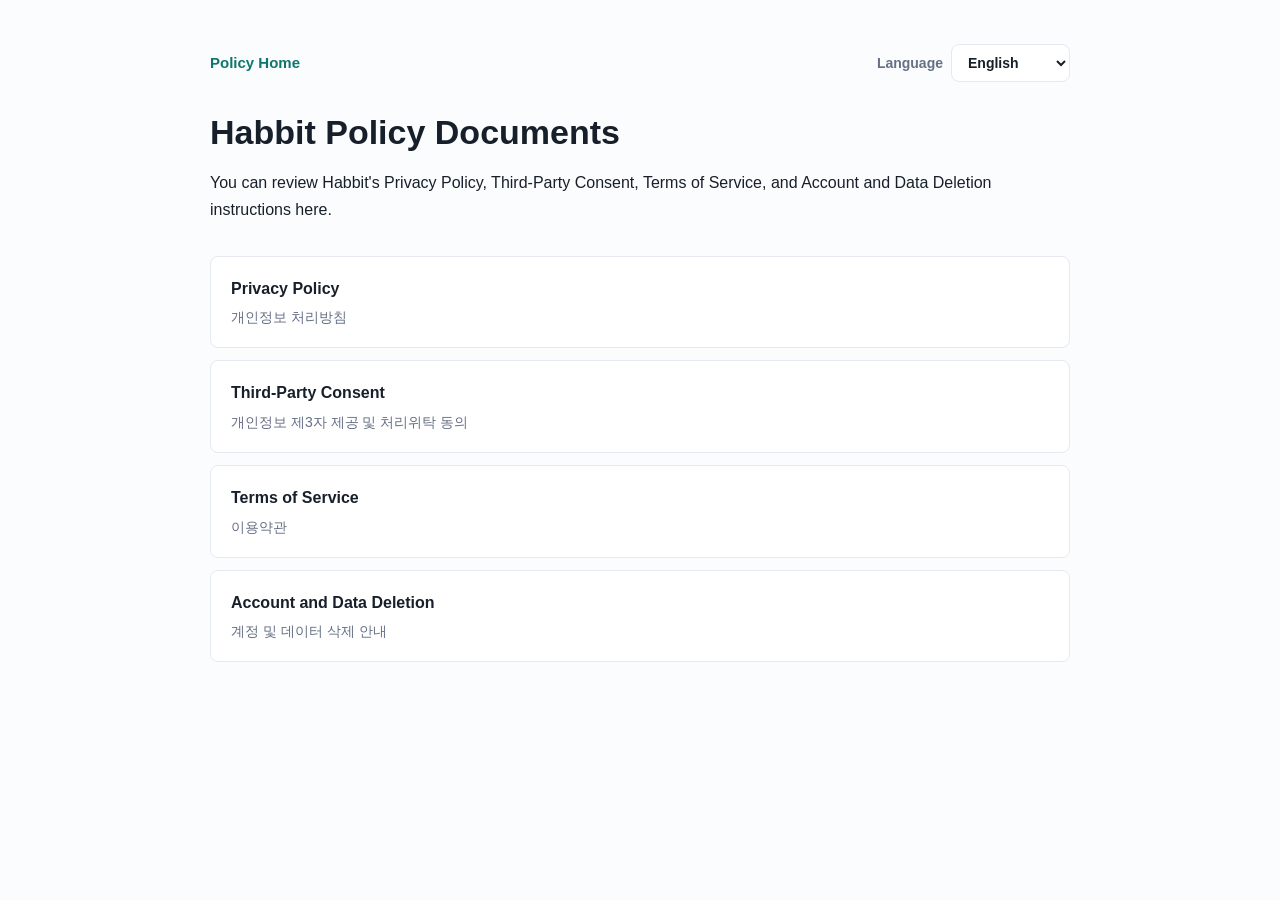
<file: index.html>
<!doctype html>
<html lang="ko">
<head>
  <meta charset="utf-8">
  <meta name="viewport" content="width=device-width, initial-scale=1">
  <title>해빗 정책 문서</title>
  <link rel="stylesheet" href="./assets/policy.css">
</head>
<body data-page-title-ko="해빗 정책 문서" data-page-title-en="Habbit Policy Documents" data-page-title-ja="ハビラビ ポリシー文書">
  <main>
    <div class="policy-topbar">
      <a class="home-link" href="./" data-preserve-lang data-i18n-ko="정책 문서 홈" data-i18n-en="Policy Home" data-i18n-ja="ポリシーホーム">정책 문서 홈</a>
      <label class="language-switcher">
        <span data-i18n-ko="언어" data-i18n-en="Language" data-i18n-ja="言語">언어</span>
        <select data-language-select aria-label="Language">
          <option value="ko">한국어</option>
          <option value="en">English</option>
          <option value="ja">日本語</option>
        </select>
      </label>
    </div>

    <section data-lang-content="ko">
      <h1>해빗 정책 문서</h1>
      <p>해빗 앱의 개인정보 처리방침, 제3자 제공 및 처리위탁 동의, 이용약관, 계정 및 데이터 삭제 안내를 확인할 수 있습니다.</p>
      <nav class="nav-grid" aria-label="정책 문서">
        <a class="nav-card" href="./privacy/" data-preserve-lang>개인정보 처리방침<span>Privacy Policy</span></a>
        <a class="nav-card" href="./third-party-consent/" data-preserve-lang>개인정보 제3자 제공 및 처리위탁 동의<span>Third-Party Consent</span></a>
        <a class="nav-card" href="./terms/" data-preserve-lang>이용약관<span>Terms of Service</span></a>
        <a class="nav-card" href="./data-deletion/" data-preserve-lang>계정 및 데이터 삭제 안내<span>Account and Data Deletion</span></a>
      </nav>
    </section>

    <section data-lang-content="en">
      <h1>Habbit Policy Documents</h1>
      <p>You can review Habbit's Privacy Policy, Third-Party Consent, Terms of Service, and Account and Data Deletion instructions here.</p>
      <nav class="nav-grid" aria-label="Policy documents">
        <a class="nav-card" href="./privacy/" data-preserve-lang>Privacy Policy<span>개인정보 처리방침</span></a>
        <a class="nav-card" href="./third-party-consent/" data-preserve-lang>Third-Party Consent<span>개인정보 제3자 제공 및 처리위탁 동의</span></a>
        <a class="nav-card" href="./terms/" data-preserve-lang>Terms of Service<span>이용약관</span></a>
        <a class="nav-card" href="./data-deletion/" data-preserve-lang>Account and Data Deletion<span>계정 및 데이터 삭제 안내</span></a>
      </nav>
    </section>
    <section data-lang-content="ja">
      <h1>ハビラビ ポリシー文書</h1>
      <p>ハビラビアプリのプライバシーポリシー、第三者提供・委託処理への同意、利用規約、アカウントとデータの削除案内を確認できます。</p>
      <nav class="nav-grid" aria-label="ポリシー文書">
        <a class="nav-card" href="./privacy/" data-preserve-lang>プライバシーポリシー<span>Privacy Policy</span></a>
        <a class="nav-card" href="./third-party-consent/" data-preserve-lang>第三者提供・委託処理への同意<span>Third-Party Consent</span></a>
        <a class="nav-card" href="./terms/" data-preserve-lang>利用規約<span>Terms of Service</span></a>
        <a class="nav-card" href="./data-deletion/" data-preserve-lang>アカウントとデータの削除<span>Account and Data Deletion</span></a>
      </nav>
    </section>
  </main>
  <script src="./assets/policy-language.js"></script>
</body>
</html>
</file>
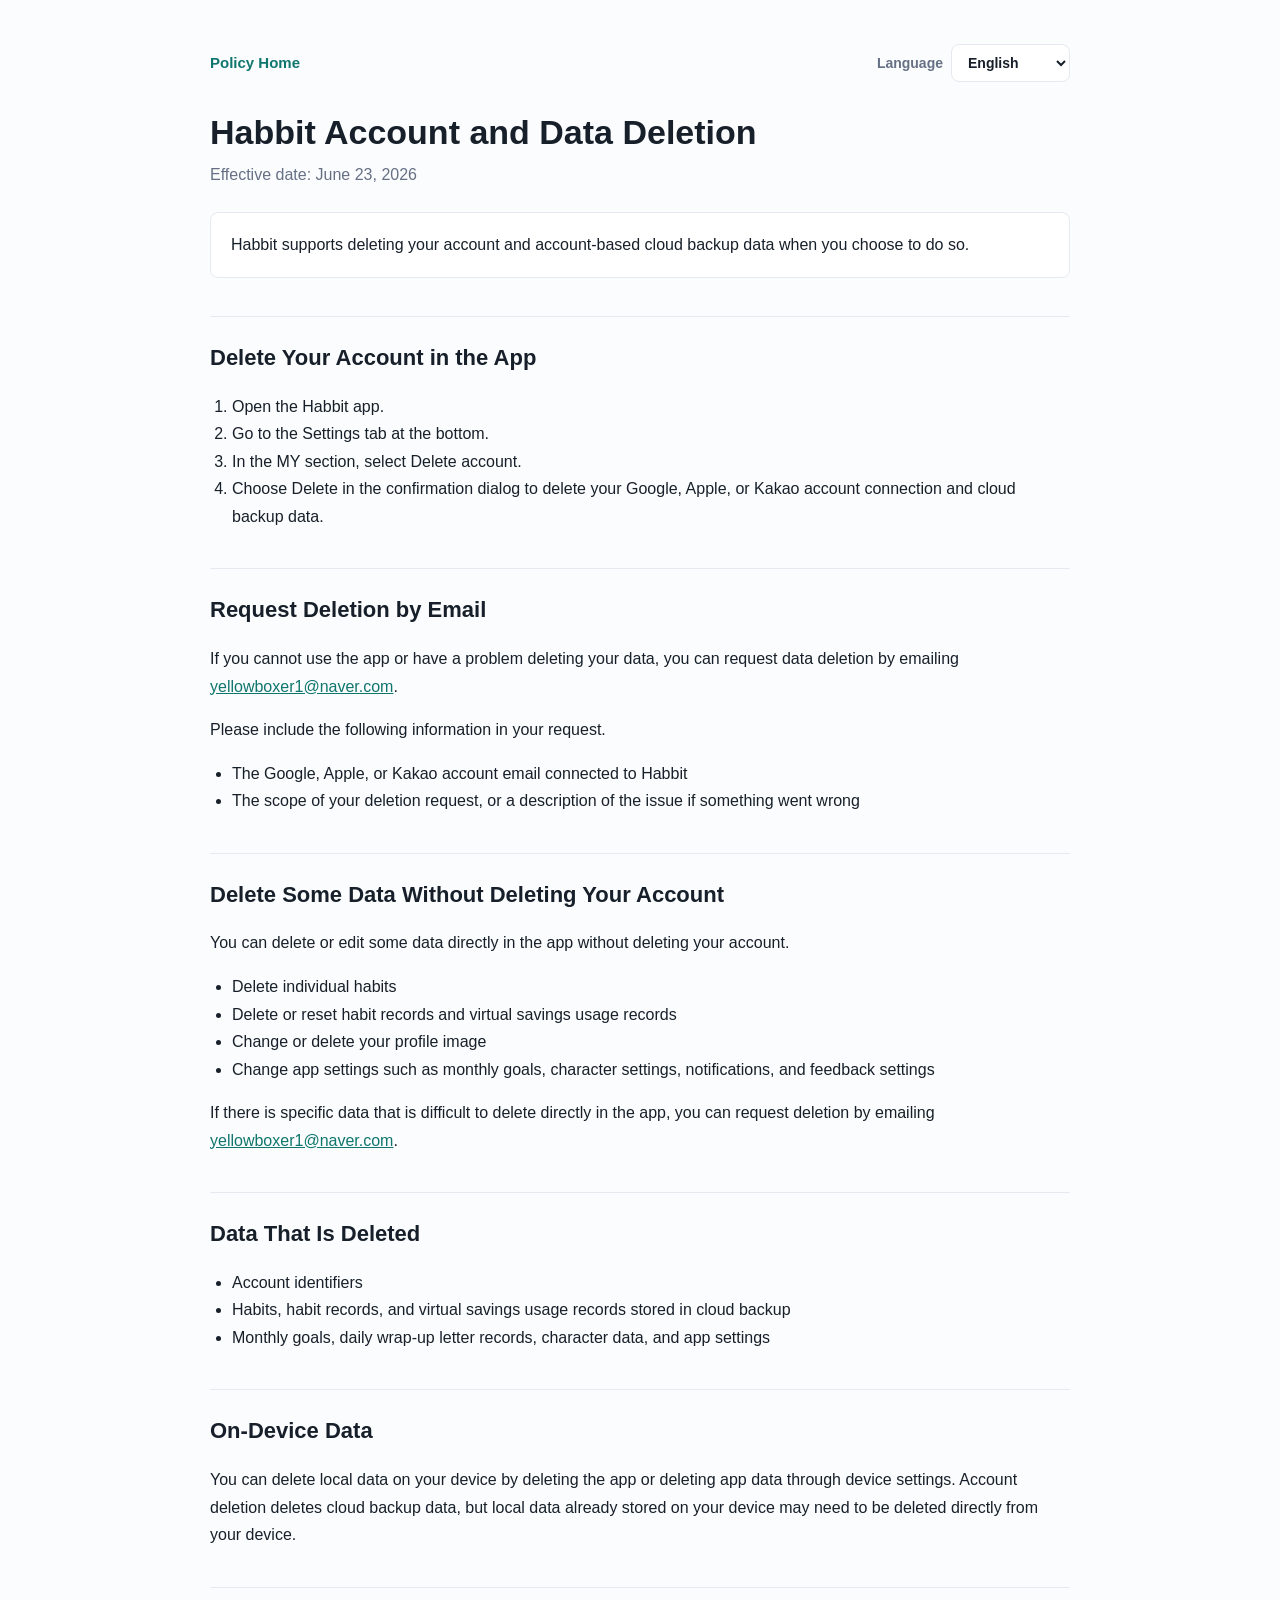
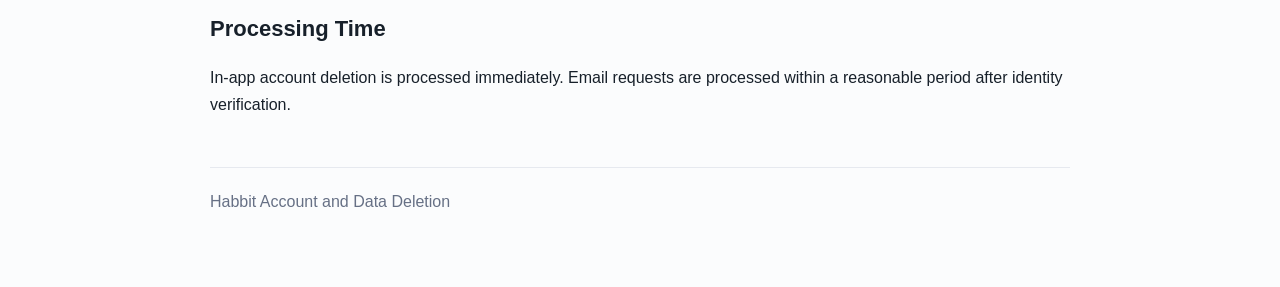
<file: data-deletion/index.html>
<!doctype html>
<html lang="ko">
<head>
  <meta charset="utf-8">
  <meta name="viewport" content="width=device-width, initial-scale=1">
  <title>해빗 계정 및 데이터 삭제 안내</title>
  <link rel="stylesheet" href="../assets/policy.css">
</head>
<body data-page-title-ko="해빗 계정 및 데이터 삭제 안내" data-page-title-en="Habbit Account and Data Deletion" data-page-title-ja="ハビラビ アカウントとデータの削除">
  <main>
    <div class="policy-topbar">
      <a class="home-link" href="../" data-preserve-lang data-i18n-ko="정책 문서 홈" data-i18n-en="Policy Home" data-i18n-ja="ポリシーホーム">정책 문서 홈</a>
      <label class="language-switcher">
        <span data-i18n-ko="언어" data-i18n-en="Language" data-i18n-ja="言語">언어</span>
        <select data-language-select aria-label="Language">
          <option value="ko">한국어</option>
          <option value="en">English</option>
          <option value="ja">日本語</option>
        </select>
      </label>
    </div>

    <section data-lang-content="ko">
      <h1>해빗 계정 및 데이터 삭제 안내</h1>
      <p class="meta">시행일: 2026년 6월 23일</p>
      <p class="lead">해빗은 사용자가 원할 때 계정과 계정 기반 클라우드 백업 데이터를 삭제할 수 있도록 지원합니다.</p>

      <h2>앱에서 삭제하기</h2>
      <ol>
        <li>해빗 앱을 엽니다.</li>
        <li>하단의 설정 탭으로 이동합니다.</li>
        <li>MY 섹션에서 계정 삭제를 선택합니다.</li>
        <li>확인 창에서 삭제를 선택하면 Google, Apple 또는 Kakao 계정 연결과 클라우드 백업 데이터가 삭제됩니다.</li>
      </ol>

      <h2>이메일로 삭제 요청하기</h2>
      <p>앱을 사용할 수 없거나 삭제에 문제가 있는 경우 <a href="mailto:yellowboxer1@naver.com">yellowboxer1@naver.com</a>으로 데이터 삭제를 요청할 수 있습니다.</p>
      <p>요청 시 다음 정보를 함께 보내주세요.</p>
      <ul>
        <li>해빗에 연결한 Google, Apple 또는 Kakao 계정 이메일</li>
        <li>삭제 요청 범위 또는 문제가 발생한 경우 관련 설명</li>
      </ul>

      <h2>계정 삭제 없이 일부 데이터 삭제하기</h2>
      <p>사용자는 계정을 삭제하지 않고도 앱 내에서 일부 데이터를 직접 삭제하거나 수정할 수 있습니다.</p>
      <ul>
        <li>개별 습관 삭제</li>
        <li>습관 기록 및 적립금 사용 기록 삭제 또는 초기화</li>
        <li>프로필 이미지 변경 또는 삭제</li>
        <li>월 목표, 캐릭터, 알림, 피드백 설정 등 앱 설정 변경</li>
      </ul>
      <p>앱에서 직접 삭제하기 어려운 특정 데이터가 있는 경우 <a href="mailto:yellowboxer1@naver.com">yellowboxer1@naver.com</a>으로 삭제를 요청할 수 있습니다.</p>

      <h2>삭제되는 데이터</h2>
      <ul>
        <li>계정 식별 정보</li>
        <li>클라우드 백업에 저장된 습관, 습관 기록, 적립금 사용 기록</li>
        <li>월 목표, 하루 마감 편지 기록, 캐릭터 및 앱 설정</li>
      </ul>

      <h2>기기 내 데이터</h2>
      <p>앱 삭제 또는 기기 설정의 앱 데이터 삭제를 통해 기기 내 로컬 데이터를 삭제할 수 있습니다. 계정 삭제는 클라우드 백업 데이터를 삭제하지만, 이미 기기에 저장된 로컬 데이터는 사용자의 기기에서 직접 삭제해야 할 수 있습니다.</p>

      <h2>처리 기간</h2>
      <p>앱 내 계정 삭제는 즉시 처리됩니다. 이메일 요청은 본인 확인 후 합리적인 기간 내에 처리합니다.</p>
      <footer>Habbit Account and Data Deletion</footer>
    </section>

    <section data-lang-content="en">
      <h1>Habbit Account and Data Deletion</h1>
      <p class="meta">Effective date: June 23, 2026</p>
      <p class="lead">Habbit supports deleting your account and account-based cloud backup data when you choose to do so.</p>

      <h2>Delete Your Account in the App</h2>
      <ol>
        <li>Open the Habbit app.</li>
        <li>Go to the Settings tab at the bottom.</li>
        <li>In the MY section, select Delete account.</li>
        <li>Choose Delete in the confirmation dialog to delete your Google, Apple, or Kakao account connection and cloud backup data.</li>
      </ol>

      <h2>Request Deletion by Email</h2>
      <p>If you cannot use the app or have a problem deleting your data, you can request data deletion by emailing <a href="mailto:yellowboxer1@naver.com">yellowboxer1@naver.com</a>.</p>
      <p>Please include the following information in your request.</p>
      <ul>
        <li>The Google, Apple, or Kakao account email connected to Habbit</li>
        <li>The scope of your deletion request, or a description of the issue if something went wrong</li>
      </ul>

      <h2>Delete Some Data Without Deleting Your Account</h2>
      <p>You can delete or edit some data directly in the app without deleting your account.</p>
      <ul>
        <li>Delete individual habits</li>
        <li>Delete or reset habit records and virtual savings usage records</li>
        <li>Change or delete your profile image</li>
        <li>Change app settings such as monthly goals, character settings, notifications, and feedback settings</li>
      </ul>
      <p>If there is specific data that is difficult to delete directly in the app, you can request deletion by emailing <a href="mailto:yellowboxer1@naver.com">yellowboxer1@naver.com</a>.</p>

      <h2>Data That Is Deleted</h2>
      <ul>
        <li>Account identifiers</li>
        <li>Habits, habit records, and virtual savings usage records stored in cloud backup</li>
        <li>Monthly goals, daily wrap-up letter records, character data, and app settings</li>
      </ul>

      <h2>On-Device Data</h2>
      <p>You can delete local data on your device by deleting the app or deleting app data through device settings. Account deletion deletes cloud backup data, but local data already stored on your device may need to be deleted directly from your device.</p>

      <h2>Processing Time</h2>
      <p>In-app account deletion is processed immediately. Email requests are processed within a reasonable period after identity verification.</p>
      <footer>Habbit Account and Data Deletion</footer>
    </section>
    <section data-lang-content="ja">
      <h1>ハビラビ アカウントとデータの削除</h1>
      <p class="meta">施行日: 2026年6月23日</p>
      <p class="lead">ハビラビでは、利用者が希望するときにアカウントとアカウントに基づくクラウドバックアップデータを削除できます。</p>

      <h2>アプリから削除する</h2>
      <ol><li>ハビラビアプリを開きます。</li><li>画面下部の設定タブを開きます。</li><li>MYセクションで「アカウントを削除」を選択します。</li><li>確認画面で削除を選択すると、Google、Apple、Kakaoの連携とクラウドバックアップデータが削除されます。</li></ol>

      <h2>メールで削除を依頼する</h2>
      <p>アプリを利用できない場合や削除に問題がある場合は、<a href="mailto:yellowboxer1@naver.com">yellowboxer1@naver.com</a> までデータ削除を依頼できます。</p>
      <p>依頼には、ハビラビに連携したアカウントのメールアドレスと、削除範囲または問題の説明を記載してください。</p>

      <h2>アカウントを削除せずに一部のデータを削除する</h2>
      <p>アカウントを削除しなくても、アプリ内で一部のデータを削除または変更できます。</p>
      <ul><li>個別の習慣</li><li>習慣記録と仮想貯金の使用記録</li><li>プロフィール画像</li><li>月間目標、キャラクター、通知、フィードバック設定</li></ul>
      <p>アプリ内で削除しにくいデータは、<a href="mailto:yellowboxer1@naver.com">yellowboxer1@naver.com</a> まで依頼してください。</p>

      <h2>削除されるデータ</h2>
      <ul><li>アカウント識別情報</li><li>クラウドバックアップに保存された習慣、習慣記録、仮想貯金の使用記録</li><li>月間目標、毎日の手紙の記録、キャラクターとアプリ設定</li></ul>

      <h2>端末内のデータ</h2>
      <p>端末内のローカルデータは、アプリを削除するか端末設定からアプリデータを削除できます。アカウント削除でクラウドバックアップは削除されますが、端末内のローカルデータは端末から直接削除する必要があります。</p>

      <h2>処理期間</h2>
      <p>アプリ内のアカウント削除は直ちに処理されます。メールでの依頼は本人確認後、合理的な期間内に処理します。</p>
      <footer>ハビラビ アカウントとデータの削除</footer>
    </section>
  </main>
  <script src="../assets/policy-language.js"></script>
</body>
</html>
</file>
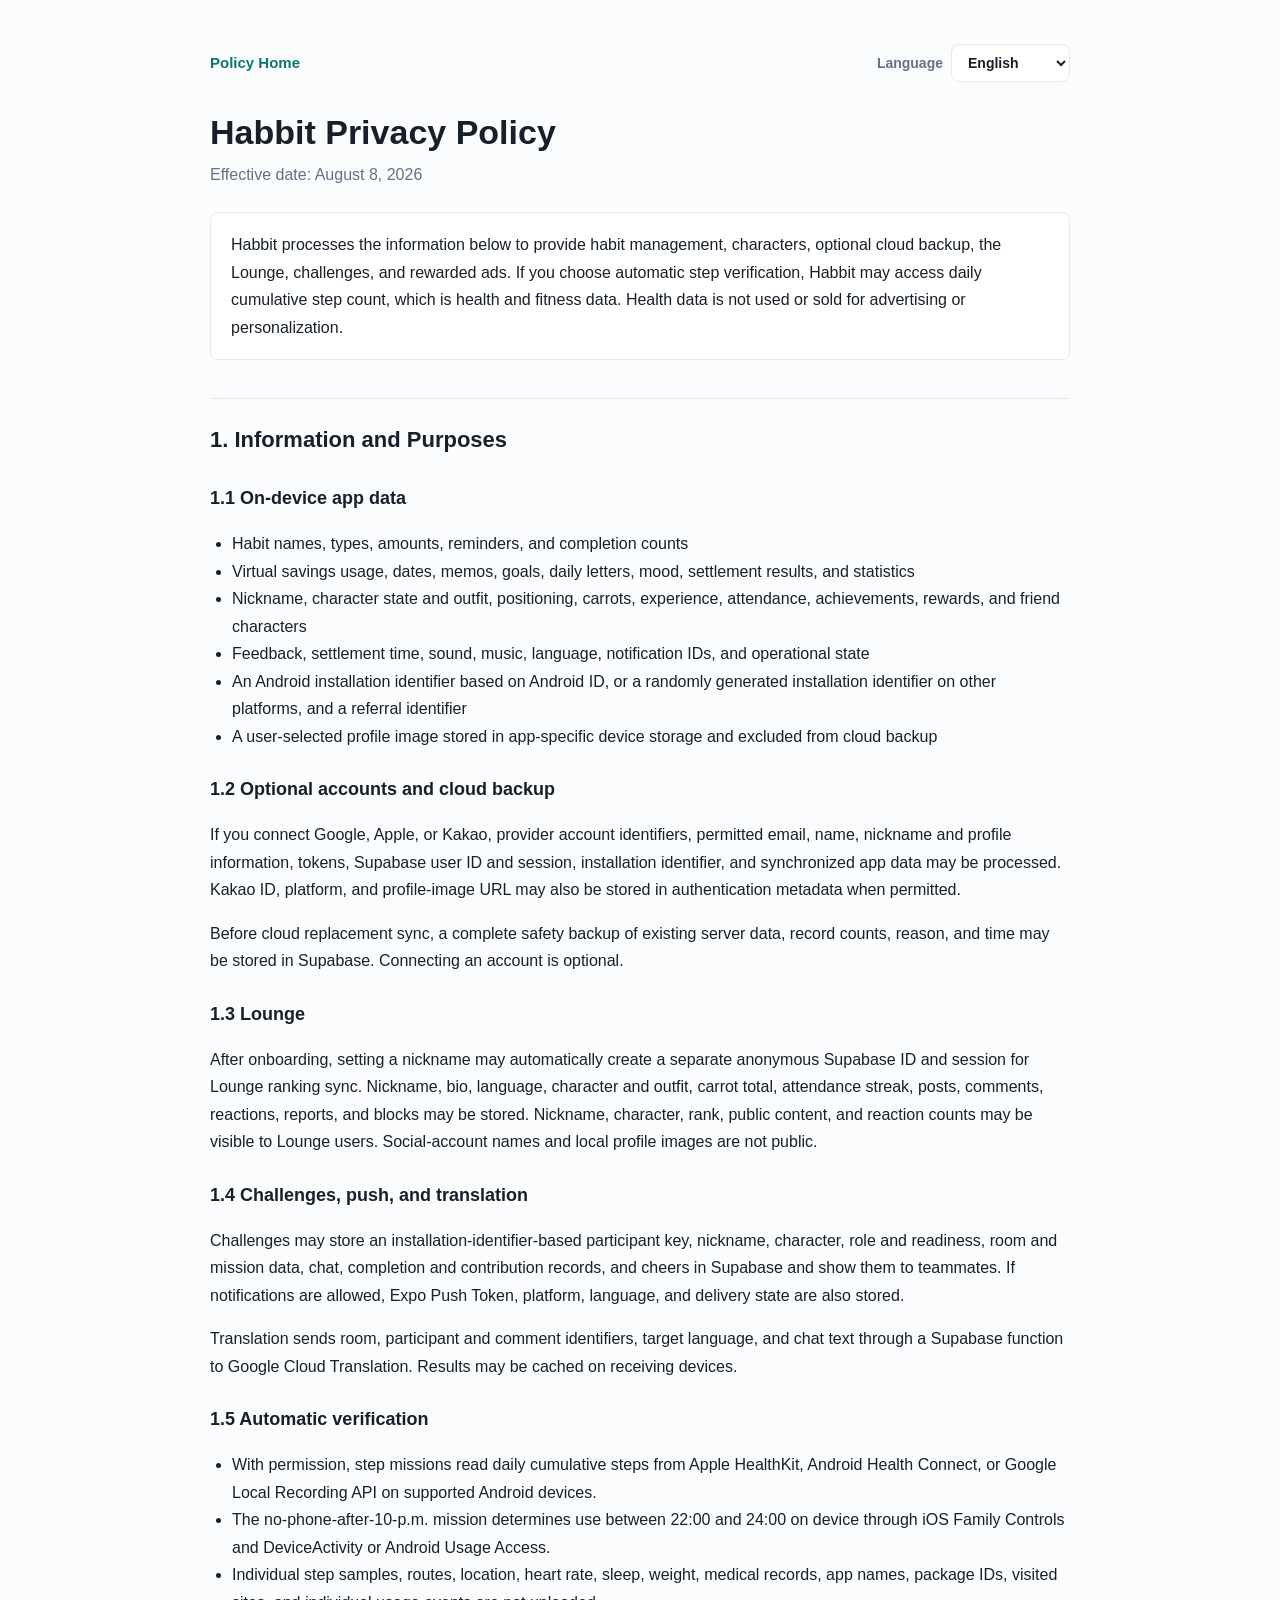
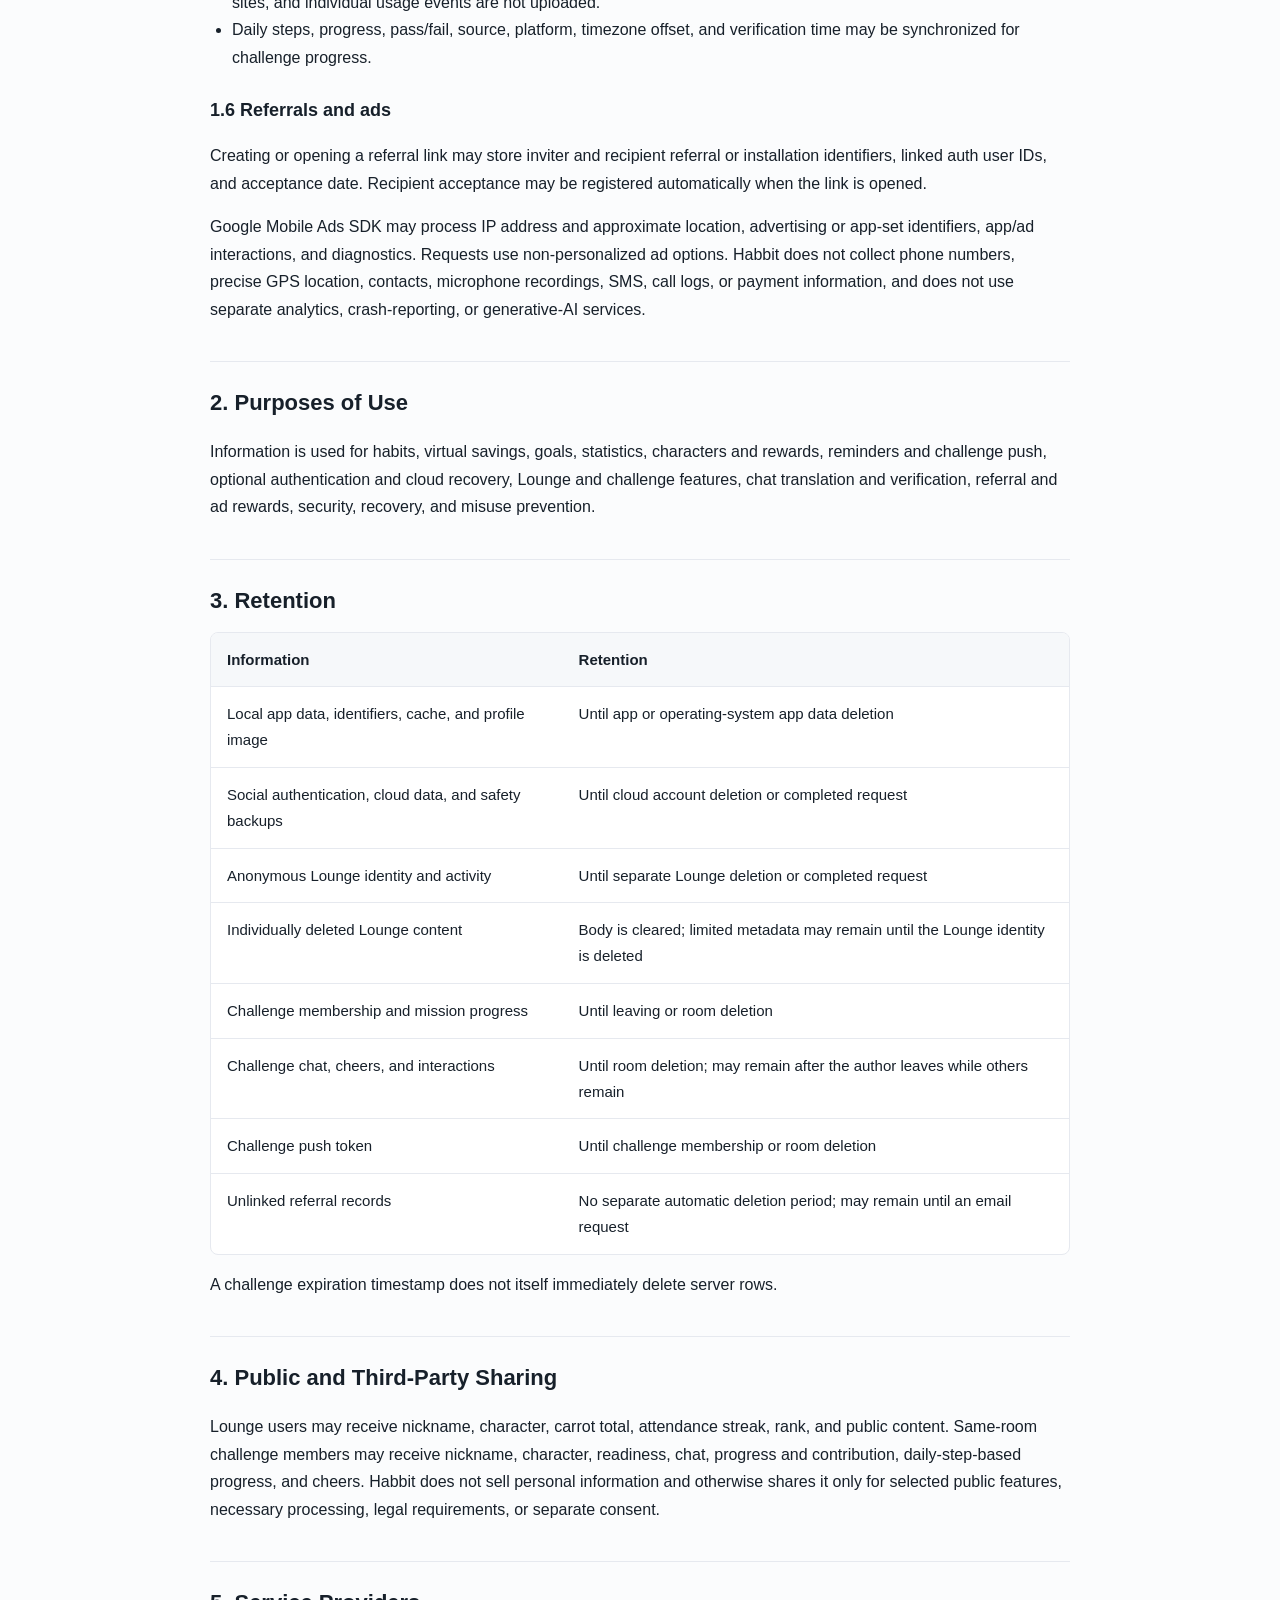
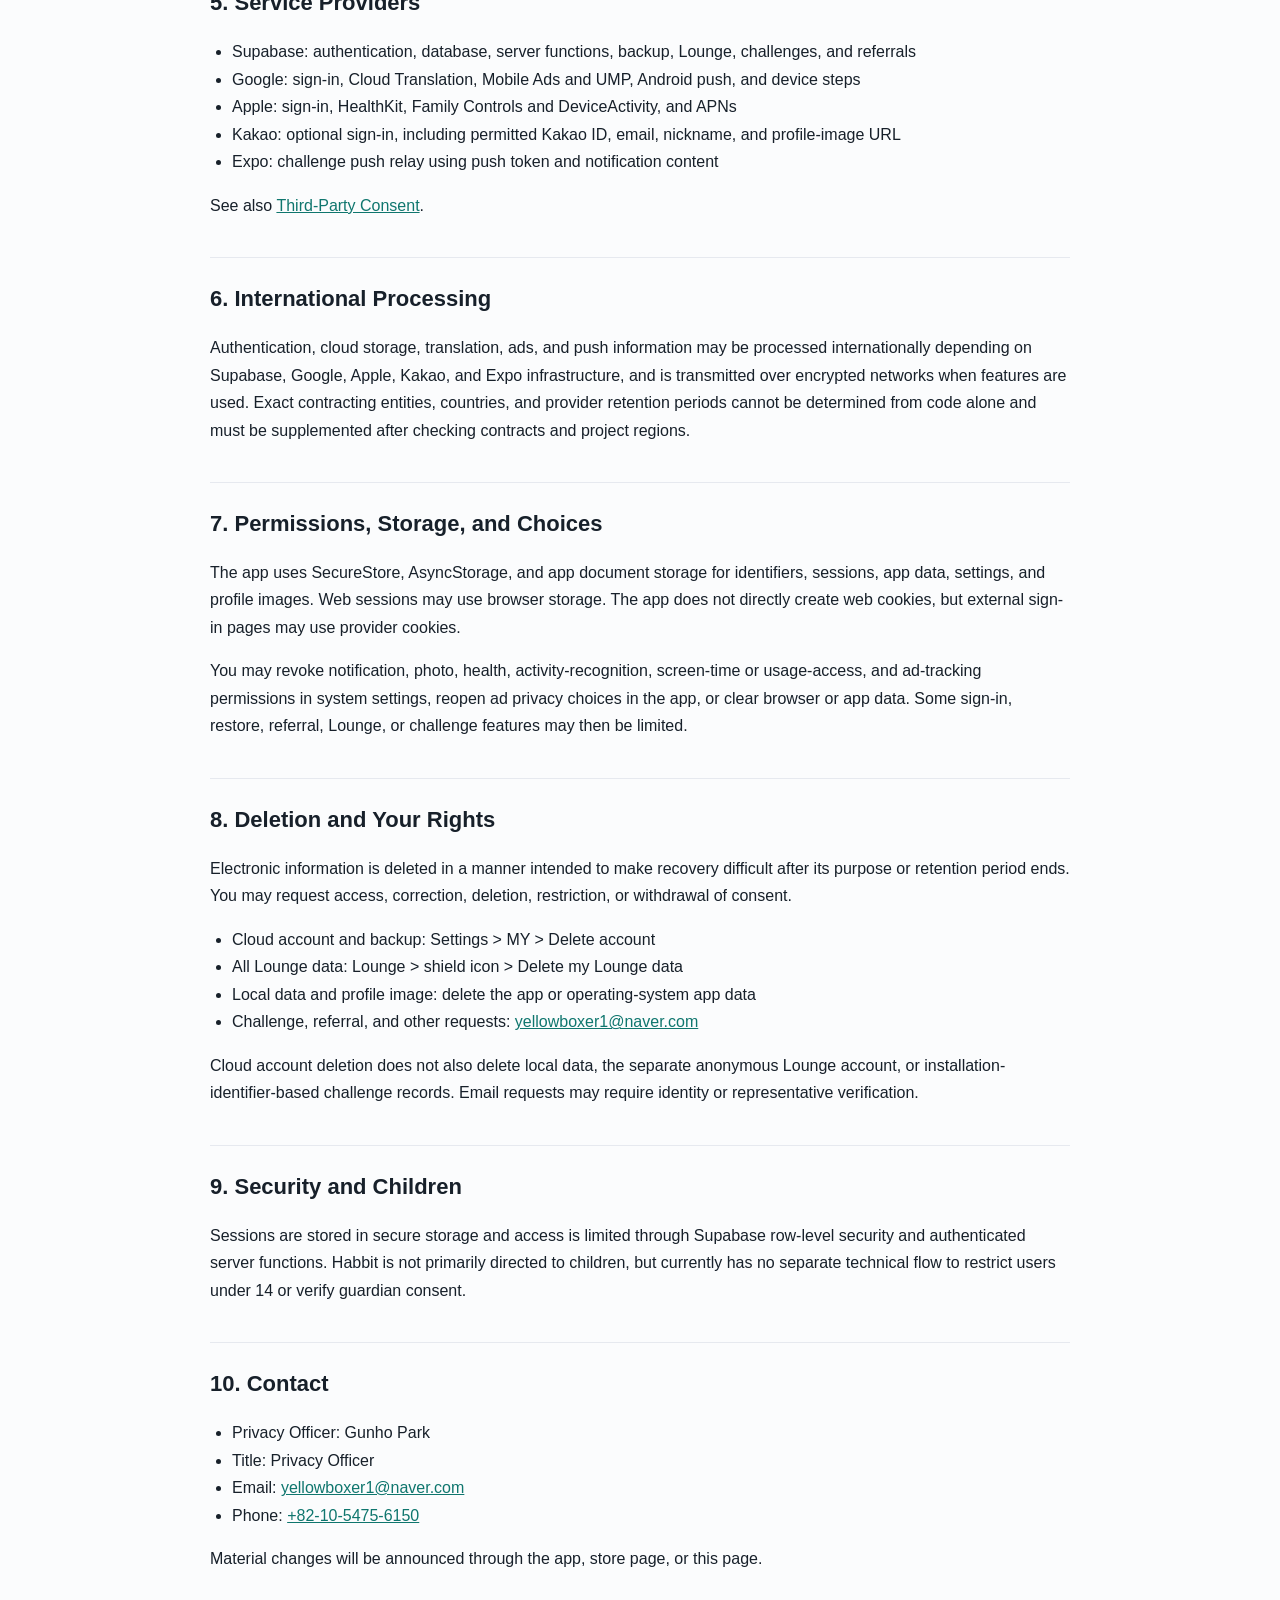
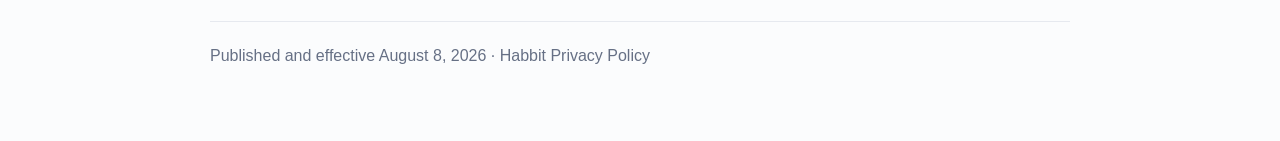
<file: privacy/index.html>
<!doctype html>
<html lang="ko">
<head>
  <meta charset="utf-8">
  <meta name="viewport" content="width=device-width, initial-scale=1">
  <title>해빗 개인정보 처리방침</title>
  <link rel="stylesheet" href="../assets/policy.css">
</head>
<body data-page-title-ko="해빗 개인정보 처리방침" data-page-title-en="Habbit Privacy Policy" data-page-title-ja="ハビラビ プライバシーポリシー">
  <main>
    <div class="policy-topbar">
      <a class="home-link" href="../" data-preserve-lang data-i18n-ko="정책 문서 홈" data-i18n-en="Policy Home" data-i18n-ja="ポリシーホーム">정책 문서 홈</a>
      <label class="language-switcher">
        <span data-i18n-ko="언어" data-i18n-en="Language" data-i18n-ja="言語">언어</span>
        <select data-language-select aria-label="Language">
          <option value="ko">한국어</option>
          <option value="en">English</option>
          <option value="ja">日本語</option>
        </select>
      </label>
    </div>

    <section data-lang-content="ko">
      <h1>해빗 개인정보 처리방침</h1>
      <p class="meta">시행일: 2026년 8월 8일</p>
      <p class="lead">해빗은 습관 관리, 캐릭터, 선택형 클라우드 백업, 라운지, 챌린지와 보상형 광고를 제공하기 위해 아래 정보를 처리합니다. 걸음 수 자동 검증 미션을 선택하면 건강·피트니스 데이터인 일별 누적 걸음 수에 접근할 수 있습니다. 건강 데이터는 광고 또는 개인 맞춤화에 사용하거나 판매하지 않습니다.</p>

      <h2>1. 처리 목적과 항목</h2>
      <h3>1.1 앱 기본 기능과 기기 저장</h3>
      <ul>
        <li>습관 이름·유형·금액·알림 시간과 요일, 날짜별 달성 횟수</li>
        <li>적립금 사용 금액·날짜·메모, 월 목표, 하루 마감 편지·기분·정산 결과와 통계</li>
        <li>닉네임, 캐릭터 성장·상태·보유 및 착용 아이템·위치와 크기, 당근·경험치·출석·업적·보상·친구 캐릭터</li>
        <li>피드백, 정산 시각, 알림음, 배경 음악, 언어, 알림 예약 ID와 앱 운영 상태</li>
        <li>Android ID를 바탕으로 구성한 Android 설치 식별자 또는 다른 플랫폼에서 임의 생성한 설치 식별자, 추천 식별자</li>
        <li>사용자가 선택한 프로필 이미지. 앱 전용 기기 저장소에 보관하며 클라우드 백업에 포함하지 않습니다.</li>
      </ul>

      <h3>1.2 선택형 계정 연결과 클라우드 백업</h3>
      <p>Google, Apple 또는 Kakao 계정을 연결하면 공급자 계정 식별자, 허용된 이메일·이름·닉네임·프로필 정보, 인증 토큰, Supabase 사용자 ID·세션, 설치 식별자와 동기화 대상 앱 데이터가 처리될 수 있습니다. Kakao 로그인에서는 허용된 경우 Kakao ID, 플랫폼 정보와 프로필 이미지 URL도 인증 메타데이터에 저장될 수 있습니다.</p>
      <p>클라우드 교체 동기화 전 복구를 위해 기존 서버 데이터 전체의 안전 백업 사본, 레코드 수, 백업 사유와 시각이 Supabase에 저장될 수 있습니다. 계정 연결은 선택 사항입니다.</p>

      <h3>1.3 라운지</h3>
      <p>온보딩을 마치고 닉네임을 설정하면 라운지 순위 동기화를 위해 소셜 로그인과 별개의 익명 Supabase 인증 ID와 세션이 자동 생성될 수 있습니다. 닉네임, 소개, 언어, 캐릭터와 착용 상태, 누적 당근, 연속 출석, 게시글, 댓글, 반응, 신고와 차단 정보가 저장될 수 있습니다.</p>
      <p>닉네임, 캐릭터, 누적 당근, 연속 출석, 순위와 공개 게시물·댓글·반응 수는 다른 라운지 이용자에게 표시될 수 있습니다. 소셜 계정 이름과 기기의 프로필 이미지 파일은 공개하지 않습니다.</p>

      <h3>1.4 챌린지·푸시·번역</h3>
      <p>챌린지에 참여하면 설치·추천 식별자 기반 참여자 키, 닉네임, 캐릭터, 역할·준비 상태, 방·미션 정보, 채팅, 완료·기여 기록, 응원 내역이 Supabase에 저장되고 같은 방 팀원에게 표시될 수 있습니다. 알림을 허용하면 Expo Push Token, 플랫폼, 언어와 알림 전달 상태도 저장됩니다.</p>
      <p>채팅 번역을 실행하면 방·참여자·댓글 식별자, 목표 언어와 채팅 원문이 Supabase 서버 함수를 거쳐 Google Cloud Translation에서 처리되고 번역 결과가 수신 기기에 캐시될 수 있습니다.</p>

      <h3>1.5 챌린지 자동 검증</h3>
      <p>사용자가 미션 설명을 확인하고 운영체제 권한을 허용한 경우에만 작동합니다.</p>
      <ul>
        <li>걸음 수 미션은 Apple HealthKit, Android Health Connect 또는 지원되는 Android 기기의 Google Local Recording API에서 일별 누적 걸음 수를 읽습니다.</li>
        <li>밤 10시 이후 휴대폰 미사용 미션은 iOS Family Controls·DeviceActivity 또는 Android 사용 정보 접근으로 22:00~24:00 사이 사용 여부를 기기에서 판정합니다.</li>
        <li>개별 걸음 샘플, 운동 경로, 위치, 심박수, 수면, 체중, 의료 기록, 앱 이름, 패키지 식별자, 방문 사이트와 개별 사용 이벤트는 서버에 업로드하지 않습니다.</li>
        <li>일별 누적 걸음 수, 목표 진행량, 성공·실패, 측정 출처·플랫폼, 시간대 오프셋과 검증 시각만 챌린지 진행을 위해 동기화될 수 있습니다.</li>
      </ul>

      <h3>1.6 추천·초대와 광고</h3>
      <p>추천 링크를 만들거나 열면 초대자·수신자의 추천 및 설치 식별자, 연결된 인증 사용자 ID와 수락 날짜가 Supabase에 저장될 수 있습니다. 수신자 수락 등록은 링크를 열 때 자동 처리될 수 있습니다.</p>
      <p>보상형 광고 이용 시 Google Mobile Ads SDK가 IP 주소와 대략적 위치, 광고 식별자 또는 앱 세트 ID, 앱·광고 상호작용과 진단 정보를 처리할 수 있습니다. 광고 요청은 비개인 맞춤 옵션으로 전송합니다.</p>
      <p>해빗은 전화번호, GPS 기반 정확한 위치, 연락처, 마이크 녹음, SMS, 통화 기록 또는 결제정보를 앱에서 수집하지 않으며 별도의 행동 분석·오류 추적 SDK와 생성형 AI 서비스를 사용하지 않습니다.</p>

      <h2>2. 이용 목적</h2>
      <ul>
        <li>습관·적립금·목표·통계·하루 마감과 캐릭터·보상 제공</li>
        <li>리마인더, 하루 마감 알림과 챌린지 푸시 제공</li>
        <li>선택형 계정 인증, 클라우드 백업·복원·복구</li>
        <li>라운지 순위·게시글·댓글·반응·신고·차단 제공</li>
        <li>챌린지 팀 채팅·번역·미션 검증과 진행 공유</li>
        <li>추천 및 광고 보상, 보안, 장애 대응과 부정 사용 방지</li>
      </ul>

      <h2>3. 보유 및 이용 기간</h2>
      <div class="table-wrap"><table><thead><tr><th>정보</th><th>보유 기간</th></tr></thead><tbody>
        <tr><td>기기 앱 데이터·설치/추천 식별자·번역 캐시·프로필 이미지</td><td>앱 삭제 또는 운영체제 앱 데이터 삭제 시까지</td></tr>
        <tr><td>소셜 인증·클라우드 데이터·안전 백업</td><td>클라우드 계정 삭제 또는 삭제 요청 완료 시까지</td></tr>
        <tr><td>라운지 익명 프로필과 활동</td><td>별도 라운지 데이터 삭제 또는 요청 완료 시까지</td></tr>
        <tr><td>개별 삭제한 라운지 게시글·댓글</td><td>본문은 비워지지만 삭제 상태와 일부 메타데이터는 전체 라운지 데이터 삭제 전까지 유지될 수 있음</td></tr>
        <tr><td>챌린지 멤버·미션 진행</td><td>방 나가기 또는 방 삭제 시까지</td></tr>
        <tr><td>챌린지 채팅·응원·상호작용</td><td>방 삭제 시까지. 작성자가 나가도 다른 참여자가 남아 있으면 유지될 수 있음</td></tr>
        <tr><td>챌린지 푸시 토큰</td><td>챌린지 멤버 또는 방 삭제 시까지</td></tr>
        <tr><td>계정과 연결되지 않은 추천 기록</td><td>별도 자동 삭제 기간이 설정되어 있지 않아 이메일 삭제 요청 시까지 남을 수 있음</td></tr>
      </tbody></table></div>
      <p>챌린지 방의 만료 시각만으로 서버 행이 즉시 자동 삭제되지는 않습니다. 법령상 별도 보존이 필요한 경우 해당 기간 동안 분리 보관한 후 파기합니다.</p>

      <h2>4. 다른 이용자에 대한 공개·제공</h2>
      <ul>
        <li>라운지 이용자: 닉네임, 캐릭터, 누적 당근, 연속 출석, 순위와 공개 콘텐츠</li>
        <li>같은 챌린지 방 참여자: 닉네임, 캐릭터, 준비 상태, 채팅, 미션 진행·기여, 일별 걸음 수 기반 진행 결과와 응원</li>
      </ul>
      <p>해빗은 개인정보를 판매하지 않으며 공개·공유 기능, 서비스 제공에 필요한 처리 위탁, 법령상 근거 또는 별도 동의가 있는 경우를 제외하고 제3자에게 제공하지 않습니다.</p>

      <h2>5. 외부 서비스와 처리 위탁</h2>
      <div class="table-wrap"><table><thead><tr><th>서비스</th><th>업무</th><th>정보</th></tr></thead><tbody>
        <tr><td>Supabase</td><td>인증, 데이터베이스, 서버 함수와 백업</td><td>인증·설치 식별자, 앱 백업, 라운지, 챌린지, 추천 정보</td></tr>
        <tr><td>Google</td><td>로그인, 번역, 광고·UMP, Android 푸시와 걸음 수</td><td>인증·프로필, 번역 채팅, 광고·동의·푸시 정보, 기기 걸음 수</td></tr>
        <tr><td>Apple</td><td>로그인, HealthKit·Family Controls·DeviceActivity, APNs</td><td>인증·허용된 이메일/이름, 기기 내 건강·사용 판정, 푸시 정보</td></tr>
        <tr><td>Kakao</td><td>선택형 로그인</td><td>토큰, Kakao ID, 허용된 이메일·닉네임·프로필 이미지 URL</td></tr>
        <tr><td>Expo</td><td>챌린지 푸시 중계</td><td>Expo Push Token, 알림 제목·본문과 챌린지 식별정보</td></tr>
      </tbody></table></div>
      <p>자세한 내용은 <a href="../third-party-consent/" data-preserve-lang>개인정보 제3자 제공 및 처리위탁 동의</a>에서도 확인할 수 있습니다.</p>

      <h2>6. 국외 처리</h2>
      <p>Supabase, Google, Apple, Kakao와 Expo의 인프라 위치에 따라 인증, 클라우드 저장, 번역, 광고와 푸시 정보가 국외에서 처리될 수 있으며 기능 이용 시 암호화된 네트워크로 전송됩니다. 정확한 계약 법인, 처리 국가와 공급자별 보유기간은 코드만으로 확인되지 않아 실제 계약·프로젝트 리전 확인 후 보완해야 합니다.</p>

      <h2>7. 권한·자동 저장과 거부 방법</h2>
      <p>앱은 SecureStore, AsyncStorage와 앱 문서 저장소에 식별자, 세션, 앱 데이터, 설정과 프로필 이미지를 저장합니다. 웹에서는 브라우저 저장공간에 세션을 저장할 수 있습니다. 앱이 직접 웹 쿠키를 생성하지는 않지만 외부 로그인 페이지는 공급자 쿠키를 사용할 수 있습니다.</p>
      <p>운영체제 설정에서 알림, 사진, 건강, 활동 인식, 스크린 타임·사용 정보와 광고 추적 권한을 철회할 수 있고, 앱 설정에서 광고 개인정보 선택 화면을 다시 열 수 있습니다. 브라우저 또는 앱 데이터를 삭제하면 로그인 유지·복원·추천·라운지·챌린지 기능이 제한될 수 있습니다.</p>

      <h2>8. 파기와 이용자 권리</h2>
      <p>처리 목적 또는 보유기간이 끝난 전자 정보는 확인 후 복구하기 어려운 방식으로 삭제합니다. 이용자는 개인정보의 열람, 정정, 삭제, 처리정지와 동의 철회를 요청할 수 있습니다.</p>
      <ul>
        <li>클라우드 계정·백업: 설정 &gt; MY &gt; 계정 삭제</li>
        <li>라운지 전체 데이터: 라운지 &gt; 방패 아이콘 &gt; 내 라운지 데이터 삭제</li>
        <li>기기 로컬 데이터·프로필 이미지: 앱 삭제 또는 운영체제 앱 데이터 삭제</li>
        <li>챌린지·추천 데이터와 기타 요청: <a href="mailto:yellowboxer1@naver.com">yellowboxer1@naver.com</a></li>
      </ul>
      <p>클라우드 계정 삭제는 로컬 데이터, 별도 라운지 익명 계정과 설치 식별자 기반 챌린지 기록을 함께 삭제하지 않습니다. 이메일 요청은 필요한 범위에서 본인 또는 정당한 대리인임을 확인한 후 처리합니다.</p>

      <h2>9. 안전성 확보와 어린이</h2>
      <p>인증 세션을 보안 저장소에 보관하고 Supabase 행 수준 보안과 인증된 서버 함수로 접근을 제한합니다. 해빗은 어린이를 주요 대상으로 하지 않지만, 현재 만 14세 미만 가입 제한 또는 법정대리인 동의를 확인하는 별도 기술 절차는 제공하지 않습니다.</p>

      <h2>10. 개인정보 보호 문의</h2>
      <ul>
        <li>개인정보 보호책임자: 박건호</li>
        <li>직책: 개인정보 보호책임자</li>
        <li>이메일: <a href="mailto:yellowboxer1@naver.com">yellowboxer1@naver.com</a></li>
        <li>전화번호: <a href="tel:+821054756150">010-5475-6150</a></li>
      </ul>
      <p>기능·법령·스토어 정책 또는 외부 서비스가 바뀌면 처리방침을 수정하고 중요한 변경은 앱, 스토어 또는 이 페이지에서 알립니다.</p>
      <footer>공고일 및 시행일: 2026년 8월 8일 · Habbit Privacy Policy</footer>
    </section>

    <section data-lang-content="en">
      <h1>Habbit Privacy Policy</h1>
      <p class="meta">Effective date: August 8, 2026</p>
      <p class="lead">Habbit processes the information below to provide habit management, characters, optional cloud backup, the Lounge, challenges, and rewarded ads. If you choose automatic step verification, Habbit may access daily cumulative step count, which is health and fitness data. Health data is not used or sold for advertising or personalization.</p>

      <h2>1. Information and Purposes</h2>
      <h3>1.1 On-device app data</h3>
      <ul>
        <li>Habit names, types, amounts, reminders, and completion counts</li>
        <li>Virtual savings usage, dates, memos, goals, daily letters, mood, settlement results, and statistics</li>
        <li>Nickname, character state and outfit, positioning, carrots, experience, attendance, achievements, rewards, and friend characters</li>
        <li>Feedback, settlement time, sound, music, language, notification IDs, and operational state</li>
        <li>An Android installation identifier based on Android ID, or a randomly generated installation identifier on other platforms, and a referral identifier</li>
        <li>A user-selected profile image stored in app-specific device storage and excluded from cloud backup</li>
      </ul>

      <h3>1.2 Optional accounts and cloud backup</h3>
      <p>If you connect Google, Apple, or Kakao, provider account identifiers, permitted email, name, nickname and profile information, tokens, Supabase user ID and session, installation identifier, and synchronized app data may be processed. Kakao ID, platform, and profile-image URL may also be stored in authentication metadata when permitted.</p>
      <p>Before cloud replacement sync, a complete safety backup of existing server data, record counts, reason, and time may be stored in Supabase. Connecting an account is optional.</p>

      <h3>1.3 Lounge</h3>
      <p>After onboarding, setting a nickname may automatically create a separate anonymous Supabase ID and session for Lounge ranking sync. Nickname, bio, language, character and outfit, carrot total, attendance streak, posts, comments, reactions, reports, and blocks may be stored. Nickname, character, rank, public content, and reaction counts may be visible to Lounge users. Social-account names and local profile images are not public.</p>

      <h3>1.4 Challenges, push, and translation</h3>
      <p>Challenges may store an installation-identifier-based participant key, nickname, character, role and readiness, room and mission data, chat, completion and contribution records, and cheers in Supabase and show them to teammates. If notifications are allowed, Expo Push Token, platform, language, and delivery state are also stored.</p>
      <p>Translation sends room, participant and comment identifiers, target language, and chat text through a Supabase function to Google Cloud Translation. Results may be cached on receiving devices.</p>

      <h3>1.5 Automatic verification</h3>
      <ul>
        <li>With permission, step missions read daily cumulative steps from Apple HealthKit, Android Health Connect, or Google Local Recording API on supported Android devices.</li>
        <li>The no-phone-after-10-p.m. mission determines use between 22:00 and 24:00 on device through iOS Family Controls and DeviceActivity or Android Usage Access.</li>
        <li>Individual step samples, routes, location, heart rate, sleep, weight, medical records, app names, package IDs, visited sites, and individual usage events are not uploaded.</li>
        <li>Daily steps, progress, pass/fail, source, platform, timezone offset, and verification time may be synchronized for challenge progress.</li>
      </ul>

      <h3>1.6 Referrals and ads</h3>
      <p>Creating or opening a referral link may store inviter and recipient referral or installation identifiers, linked auth user IDs, and acceptance date. Recipient acceptance may be registered automatically when the link is opened.</p>
      <p>Google Mobile Ads SDK may process IP address and approximate location, advertising or app-set identifiers, app/ad interactions, and diagnostics. Requests use non-personalized ad options. Habbit does not collect phone numbers, precise GPS location, contacts, microphone recordings, SMS, call logs, or payment information, and does not use separate analytics, crash-reporting, or generative-AI services.</p>

      <h2>2. Purposes of Use</h2>
      <p>Information is used for habits, virtual savings, goals, statistics, characters and rewards, reminders and challenge push, optional authentication and cloud recovery, Lounge and challenge features, chat translation and verification, referral and ad rewards, security, recovery, and misuse prevention.</p>

      <h2>3. Retention</h2>
      <div class="table-wrap"><table><thead><tr><th>Information</th><th>Retention</th></tr></thead><tbody>
        <tr><td>Local app data, identifiers, cache, and profile image</td><td>Until app or operating-system app data deletion</td></tr>
        <tr><td>Social authentication, cloud data, and safety backups</td><td>Until cloud account deletion or completed request</td></tr>
        <tr><td>Anonymous Lounge identity and activity</td><td>Until separate Lounge deletion or completed request</td></tr>
        <tr><td>Individually deleted Lounge content</td><td>Body is cleared; limited metadata may remain until the Lounge identity is deleted</td></tr>
        <tr><td>Challenge membership and mission progress</td><td>Until leaving or room deletion</td></tr>
        <tr><td>Challenge chat, cheers, and interactions</td><td>Until room deletion; may remain after the author leaves while others remain</td></tr>
        <tr><td>Challenge push token</td><td>Until challenge membership or room deletion</td></tr>
        <tr><td>Unlinked referral records</td><td>No separate automatic deletion period; may remain until an email request</td></tr>
      </tbody></table></div>
      <p>A challenge expiration timestamp does not itself immediately delete server rows.</p>

      <h2>4. Public and Third-Party Sharing</h2>
      <p>Lounge users may receive nickname, character, carrot total, attendance streak, rank, and public content. Same-room challenge members may receive nickname, character, readiness, chat, progress and contribution, daily-step-based progress, and cheers. Habbit does not sell personal information and otherwise shares it only for selected public features, necessary processing, legal requirements, or separate consent.</p>

      <h2>5. Service Providers</h2>
      <ul>
        <li>Supabase: authentication, database, server functions, backup, Lounge, challenges, and referrals</li>
        <li>Google: sign-in, Cloud Translation, Mobile Ads and UMP, Android push, and device steps</li>
        <li>Apple: sign-in, HealthKit, Family Controls and DeviceActivity, and APNs</li>
        <li>Kakao: optional sign-in, including permitted Kakao ID, email, nickname, and profile-image URL</li>
        <li>Expo: challenge push relay using push token and notification content</li>
      </ul>
      <p>See also <a href="../third-party-consent/" data-preserve-lang>Third-Party Consent</a>.</p>

      <h2>6. International Processing</h2>
      <p>Authentication, cloud storage, translation, ads, and push information may be processed internationally depending on Supabase, Google, Apple, Kakao, and Expo infrastructure, and is transmitted over encrypted networks when features are used. Exact contracting entities, countries, and provider retention periods cannot be determined from code alone and must be supplemented after checking contracts and project regions.</p>

      <h2>7. Permissions, Storage, and Choices</h2>
      <p>The app uses SecureStore, AsyncStorage, and app document storage for identifiers, sessions, app data, settings, and profile images. Web sessions may use browser storage. The app does not directly create web cookies, but external sign-in pages may use provider cookies.</p>
      <p>You may revoke notification, photo, health, activity-recognition, screen-time or usage-access, and ad-tracking permissions in system settings, reopen ad privacy choices in the app, or clear browser or app data. Some sign-in, restore, referral, Lounge, or challenge features may then be limited.</p>

      <h2>8. Deletion and Your Rights</h2>
      <p>Electronic information is deleted in a manner intended to make recovery difficult after its purpose or retention period ends. You may request access, correction, deletion, restriction, or withdrawal of consent.</p>
      <ul>
        <li>Cloud account and backup: Settings &gt; MY &gt; Delete account</li>
        <li>All Lounge data: Lounge &gt; shield icon &gt; Delete my Lounge data</li>
        <li>Local data and profile image: delete the app or operating-system app data</li>
        <li>Challenge, referral, and other requests: <a href="mailto:yellowboxer1@naver.com">yellowboxer1@naver.com</a></li>
      </ul>
      <p>Cloud account deletion does not also delete local data, the separate anonymous Lounge account, or installation-identifier-based challenge records. Email requests may require identity or representative verification.</p>

      <h2>9. Security and Children</h2>
      <p>Sessions are stored in secure storage and access is limited through Supabase row-level security and authenticated server functions. Habbit is not primarily directed to children, but currently has no separate technical flow to restrict users under 14 or verify guardian consent.</p>

      <h2>10. Contact</h2>
      <ul>
        <li>Privacy Officer: Gunho Park</li>
        <li>Title: Privacy Officer</li>
        <li>Email: <a href="mailto:yellowboxer1@naver.com">yellowboxer1@naver.com</a></li>
        <li>Phone: <a href="tel:+821054756150">+82-10-5475-6150</a></li>
      </ul>
      <p>Material changes will be announced through the app, store page, or this page.</p>
      <footer>Published and effective August 8, 2026 · Habbit Privacy Policy</footer>
    </section>
    <section data-lang-content="ja">
      <h1>プライバシーポリシー</h1>
      <p class="meta">施行日: 2026年8月10日</p>
      <p class="lead">ハビラビは、習慣の管理、キャラクター、任意のクラウドバックアップ、ラウンジ、チャレンジ、報酬付き広告を提供するために、以下の情報を取り扱います。自動歩数確認ミッションを選択した場合、健康データである1日の累計歩数にアクセスすることがあります。健康データを広告やパーソナライズに利用したり、販売したりすることはありません。</p>
      <h2>1. 取り扱う情報</h2>
      <p>アプリは、利用者が入力・選択した習慣名、習慣の種類、習慣ごとの金額、通知時刻、達成記録、仮想貯金の使用記録、月間目標、毎日の手紙と統計、キャラクターと報酬の状態、フィードバックの強さ、通知音、BGMの設定を保存します。</p>
      <p>プロフィール画像を選択した場合、その画像は端末内に保存されます。画像ファイルはクラウドバックアップサーバーにアップロードされません。</p>
      <p>端末の識別、紹介、ラウンジ、チャレンジ機能のために、インストール識別子と紹介識別子を取り扱います。AndroidではAndroid IDに基づいてインストール識別子を作成し、その他のプラットフォームではアプリがランダムな値を生成します。</p>
      <p>Google、Apple、Kakaoのアカウントを連携すると、認証とバックアップのために、プロバイダーのアカウント識別子、提供が許可されたメールアドレス・氏名・ニックネーム・プロフィール情報、認証トークン、Supabaseの認証ユーザーIDとセッション、インストール識別子、同期対象のアプリデータが取り扱われる場合があります。Kakaoログインでは、許可されている場合、プロフィール画像のURLも認証メタデータに保存されることがあります。</p>
      <p>同期によってクラウドデータを置き換える前に、復旧に備えて、既存のサーバーデータ全体のバックアップ、レコード数、バックアップの理由と時刻をSupabaseに保存する場合があります。</p>
      <p>歩数の自動確認ミッションを利用する場合、Apple HealthKitまたはAndroid Health Connectが算出した当日の累計歩数を読み取ります。Health Connectで端末の歩数を利用できない場合は、対応するAndroid 8以降の端末でGoogle Local Recording API（端末の歩数カウンター）を使用します。Local Recordingによる歩数の集計は、利用者がミッションへの接続を選択し、端末内の記録購読が開始された後から行われます。個々の歩数サンプル、運動経路、位置情報は端末内にのみ保持され、サーバーにはアップロードされません。</p>
      <p>夜10時以降にスマートフォンを使わないミッションを利用する場合、iOSのFamily Controls・DeviceActivity、またはAndroidの使用状況へのアクセス権限を通じて、22:00〜24:00のアプリ・ウェブの使用有無を端末内で判定します。アプリ名、パッケージ識別子、閲覧サイト、個々の使用イベントと使用履歴はサーバーにアップロードされません。</p>
      <p>自動確認の結果のうち、1日の累計歩数、目標の進捗、成功・失敗の状態、ミッションに関する時刻のみが、チャレンジの進行のためにSupabaseへ同期され、同じチームのメンバーに表示される場合があります。これらの情報を広告やパーソナライズに利用することはありません。</p>
      <p>チャレンジのチームチャットに入力したメッセージは同じルームのメンバーに表示され、各メンバーのアプリ言語に自動翻訳するためにGoogle Cloud Translationで一時的に処理される場合があります。翻訳文とともに原文を確認でき、チャットの内容を広告や広告のパーソナライズに利用することはありません。</p>
      <p>初期設定を完了してニックネームを設定すると、ラウンジのランキングを同期します。ログイン中は連携したSupabaseアカウントIDを使用し、未ログインの場合は端末ごとの匿名認証IDとセッションを生成する場合があります。ログイン時に端末のゲスト所有権を確認し、ラウンジ記録をアカウントに統合して関連付けを保存します。ニックネーム、キャラクターと着用状態、累計にんじん、連続出席、投稿、コメント、リアクション、通報、ブロック情報が保存される場合があります。ニックネーム、キャラクター、順位、投稿、コメント、リアクション数は他のラウンジ利用者に表示されます。ソーシャルアカウントの氏名と端末内のプロフィール画像ファイルは公開されません。</p>
      <p>チャレンジに参加すると、インストール識別子に基づく参加者キー、ニックネーム、キャラクター、役割と準備状態、ルームとミッション情報、チャット、達成・貢献記録、応援履歴がSupabaseに保存され、同じルームのメンバーに表示される場合があります。通知を許可した場合は、Expo Push Token、プラットフォーム、言語も保存されます。</p>
      <p>紹介リンクを作成・開いた場合、招待者と受信者の紹介識別子・インストール識別子、連携済みの場合は認証ユーザーID、招待の承諾日がSupabaseに保存される場合があります。</p>
      <p>報酬付き広告をリクエスト・視聴した場合、Google Mobile Ads SDKがIPアドレス、広告識別子またはアプリセットID、アプリ・広告との操作情報、SDKやアプリの性能に関する診断情報を取り扱う場合があります。</p>
      <p>Firebase Analyticsは、アクティブユーザーと広告収益の分析のため、アプリの利用・セッション、端末・アプリ情報、広告表示・操作情報を収集する場合があります。習慣名、金額、健康データ、チャット内容はFirebase Analyticsに送信しません。</p>
      <h2>2. 健康データへのアクセス・収集・利用・共有</h2>
      <p>歩数の自動確認ミッションに参加し、OSの権限画面でアクセスを明示的に許可した場合に限り、Apple HealthKit、Android Health Connect、または対応するAndroid端末の歩数カウンターから、対象日の累計歩数を読み取り、収集します。</p>
      <p>1日の累計歩数は、任意の6,000歩ミッションの目標進捗と成功・失敗の判定にのみ使用します。日ごとの合計、目標進捗、成功・失敗の状態、確認時刻はSupabaseに同期され、同じチャレンジチームのメンバーに表示される場合があります。</p>
      <p>個々の歩数サンプル、運動経路、位置情報、心拍数、睡眠、体重、診療記録、その他の健康データをサーバーに収集・アップロードしません。健康・フィットネスデータを広告、広告ターゲティング、広告効果測定、パーソナライズに利用することはなく、広告主への提供・販売も行いません。</p>
      <h2>3. 情報の保存場所</h2>
      <p>アカウントを連携していない場合、習慣や設定は主に端末内に保存されます。ソーシャルアカウントを連携すると、機種変更や再インストール時に復元できるよう、アプリデータがクラウドバックアップサーバーに保存される場合があります。</p>
      <p>アカウント同期時には、既存のサーバーデータの安全なバックアップを別途保持する場合があります。このバックアップはクラウドアカウントとともに削除されます。</p>
      <p>ラウンジデータはログインアカウントID、または未連携のゲストIDとともにSupabaseに保存されます。同じログインアカウントは複数端末で1つのラウンジプロフィールを使用します。ゲストのラウンジセッションは端末内に保存されるため、アプリの削除や機種変更後は、以前の投稿やランキングの所有権を自動復元できない場合があります。</p>
      <p>ログイン状態を維持するための情報は、スマートフォンの安全なストレージに保存されます。ウェブではブラウザーのストレージを通じてログイン状態を維持する場合があります。</p>
      <h2>4. 利用目的</h2>
      <p>情報は、習慣とチェックイン、仮想貯金、毎日の手紙、統計、通知、プロフィールとキャラクター、チャレンジの確認、チームの進捗とプッシュ通知、チームチャットと翻訳、ラウンジのランキングとコミュニティの安全確保、紹介報酬、ソーシャルアカウントによるバックアップ・復元・復旧、アカウント削除、任意の報酬付き広告と報酬、アプリ利用・広告収益の分析に使用します。</p>
      <h2>5. 外部サービス</h2>
      <p>任意の認証にGoogle・Apple・Kakaoログインを使用し、ソーシャル・匿名セッション、ラウンジ、チャレンジ、紹介、クラウド同期にSupabaseを使用します。Expo PushとAPNsまたはFCMはチャレンジ通知を配信し、プッシュトークンやニックネームを取り扱う場合があります。ローカル通知、音声、選択したプロフィール画像にはOSのAPIを使用します。</p>
      <p>チャレンジのチームチャットを受信者のアプリ言語に自動翻訳するため、Google Cloud Translationを使用します。翻訳リクエストはハビラビのSupabaseサーバー関数を経由し、翻訳サービスの秘密情報はアプリに含めません。</p>
      <p>任意の歩数ミッションでは、Apple HealthKit、Android Health Connect、対応するAndroid 8以降の端末のGoogle Local Recording API（端末の歩数カウンター）から1日の累計歩数を取得します。任意の夜10時以降のスマートフォン不使用ミッションでは、iOSのFamily Controls・DeviceActivity、Androidの使用状況へのアクセスを用いて端末内で判定します。</p>
      <p>任意の報酬付き広告の提供、広告効果測定、広告品質の維持、不正利用の防止のために、Google AdMobとGoogle Mobile Ads SDKを使用します。広告リクエストには非パーソナライズ広告の設定を適用します。</p>
      <p>アクティブユーザー、アプリ内の利用の流れ、広告表示と収益の分析、およびAdMobの広告ユーザー指標の確認にFirebase Analyticsを使用します。</p>
      <p>一部の地域ではGoogle User Messaging Platformが広告への同意・拒否、プライバシー選択画面を表示する場合があります。広告のプライバシー設定はアプリの設定から再度開けます。</p>
      <p>習慣記録、仮想貯金の記録、プロフィール画像ファイルを広告主に販売しません。また、連絡先や位置情報の権限を要求しません。ただし、Google Mobile Ads SDKがIPアドレスからおおよその位置を推定する場合があります。</p>
      <h2>6. 権限の利用</h2>
      <p>通知権限は、指定した時刻に毎日の手紙や習慣のリマインダーを届けるために使用します。</p>
      <p>写真へのアクセスは、利用者自身がプロフィール画像を選ぶ場合にのみ使用し、選択した画像ファイルは端末内にのみ保存します。</p>
      <p>インターネット接続はソーシャルログインとSupabase同期に使用します。音声再生はBGMと通知音の試聴に使用します。録音機能は提供していません。</p>
      <p>健康・フィットネスデータの読み取り権限と、対応するAndroidバージョンの身体活動認識（ACTIVITY_RECOGNITION）は、歩数の自動確認ミッションを接続した際に、対象日の累計歩数を確認するためにのみ使用します。Local Recordingは、利用者が利用を選択し、必要な場合は身体活動認識を許可し、端末内の記録購読が開始された後にのみ動作します。</p>
      <p>iOSのスクリーンタイムとAndroidの使用状況へのアクセスは、夜10時以降のスマートフォン不使用ミッションの自動確認を有効にした場合に限り、22:00〜24:00のアプリ・ウェブの使用を判定するために使用します。</p>
      <p>健康・フィットネス・画面使用の権限は任意で、端末の設定からいつでも取り消せます。許可しなくても、関連する自動確認ミッション以外の基本機能は利用できます。</p>
      <h2>7. 保管と削除</h2>
      <p>端末内のデータ、インストール・紹介識別子、翻訳キャッシュ、プロフィール画像は、アプリまたはOSのアプリデータを削除するまで残る場合があります。クラウドアカウントを削除しても、このローカルデータ、未連携のゲストラウンジアカウント、インストール識別子に基づくチャレンジ記録は同時に削除されません。</p>
      <p>クラウドデータと同期時の安全バックアップは「設定 &gt; MY &gt; アカウントを削除」から削除します。ラウンジデータは「ラウンジ &gt; 盾アイコン &gt; 自分のラウンジデータを削除」から別途削除する必要があります。個別の投稿やコメントを削除すると本文は消去されますが、ラウンジの利用者情報全体を削除するまでは、削除状態や一部のメタデータが残る場合があります。</p>
      <p>チャレンジを退出すると参加情報とミッションの進捗は削除されますが、他の参加者が残っている間は既存のチャット、応援、やり取りが残る場合があります。チャレンジの有効期限を過ぎても、それだけでサーバーデータが直ちに削除されるわけではありません。アカウントに紐づかない紹介記録にも、別途の自動削除期間は設けていません。</p>
      <p>健康データの生のサンプルやアプリ・ウェブの使用履歴はサーバーに保存しません。翻訳結果はアプリデータを削除するまで受信者の端末にキャッシュされる場合があります。アプリ内で削除できないチャレンジ・紹介データは、メールで削除を依頼できます。</p>
      <p>削除、開示、訂正、利用制限、同意の撤回は、<a href="mailto:yellowboxer1@naver.com">yellowboxer1@naver.com</a>までご依頼ください。</p>
      <h2>8. 公開・第三者への提供</h2>
      <p>ラウンジの公開機能を利用すると、ニックネーム、キャラクター、累計にんじん、連続出席、順位、公開投稿、コメント、リアクション数がラウンジ利用者に共有されます。チャレンジでは、ニックネーム、キャラクター、準備状態、チャット、ミッションの進捗と貢献、1日の歩数に基づく進捗、応援が同じルームのメンバーに共有されます。</p>
      <p>個人情報を販売しません。また、利用者が選択した公開・共有機能、サービス提供に必要な処理、法令の要請、または別途の同意に基づく場合を除き、個人情報を開示しません。</p>
      <h2>9. 自動保存と選択方法</h2>
      <p>ネイティブアプリはSecureStore、AsyncStorage、アプリのドキュメントストレージを使用して、インストール・紹介識別子、セッション、アプリデータ、設定、プロフィール画像を保存します。ウェブではセッションがブラウザーのストレージに保存される場合があります。アプリが直接ウェブCookieを作成することはありませんが、外部ログインページではプロバイダーのCookieが使用される場合があります。</p>
      <p>端末の設定で通知、写真、健康、身体活動認識、スクリーンタイム・使用状況へのアクセス、広告トラッキングの権限を取り消したり、アプリ内で広告のプライバシー設定を開き直したり、ブラウザーやアプリのデータを削除したりできます。その場合、ログイン状態の維持、復元、紹介、ラウンジ、チャレンジの機能が制限されることがあります。</p>
      <h2>10. 廃棄手続きと利用者の権利</h2>
      <p>電子情報は、利用目的または保管期間が終了した後、復元を困難にする方法で削除します。法令に基づき保管が必要な情報は分離して保管し、必要な期間が終了した後に削除します。</p>
      <p>開示、訂正、削除、利用制限、同意の撤回は、アプリ内の機能または<a href="mailto:yellowboxer1@naver.com">yellowboxer1@naver.com</a>から依頼できます。メールでの依頼は、必要に応じて本人または正当な代理人であることを確認したうえで対応します。</p>
      <h2>11. 国外での取り扱い</h2>
      <p>Supabase、Google、Apple、Kakao、Expoのインフラ所在地により、認証、クラウド保存、翻訳、広告、プッシュ通知の情報が国外で処理される場合があります。機能の利用時には暗号化されたネットワークを通じて送信されます。正確な委託先法人、処理国、事業者ごとの保管期間はコードのみでは確認できないため、実際の契約とプロジェクトのリージョンを確認した後、公開ウェブ版のプライバシーポリシーに補足する必要があります。</p>
      <h2>12. セキュリティと子ども</h2>
      <p>ソーシャル・匿名認証のセッションを安全なストレージに保存し、Supabaseの行レベルセキュリティポリシーと権限を限定したサーバー関数によって、ラウンジへの書き込み権限を保護するよう設計しています。</p>
      <p>ハビラビは主に子どもを対象とするサービスではありません。法定代理人の同意が必要な利用者は、保護者の同意と監督のもとで利用する必要があります。現時点では、14歳未満の登録を個別に制限したり、法定代理人の同意を確認したりする技術的な手続きは提供していません。</p>
      <h2>13. お問い合わせ</h2>
      <p>個人情報保護責任者はGunho Park（役職：個人情報保護責任者）です。個人情報、アカウント、データ削除に関するお問い合わせは、<a href="mailto:yellowboxer1@naver.com">yellowboxer1@naver.com</a>または+82-10-5475-6150までご連絡ください。</p>
      <footer>公表日および施行日: 2026年8月10日 · Habbit プライバシーポリシー</footer>
    </section>
  </main>
  <script src="../assets/policy-language.js"></script>
</body>
</html>
</file>
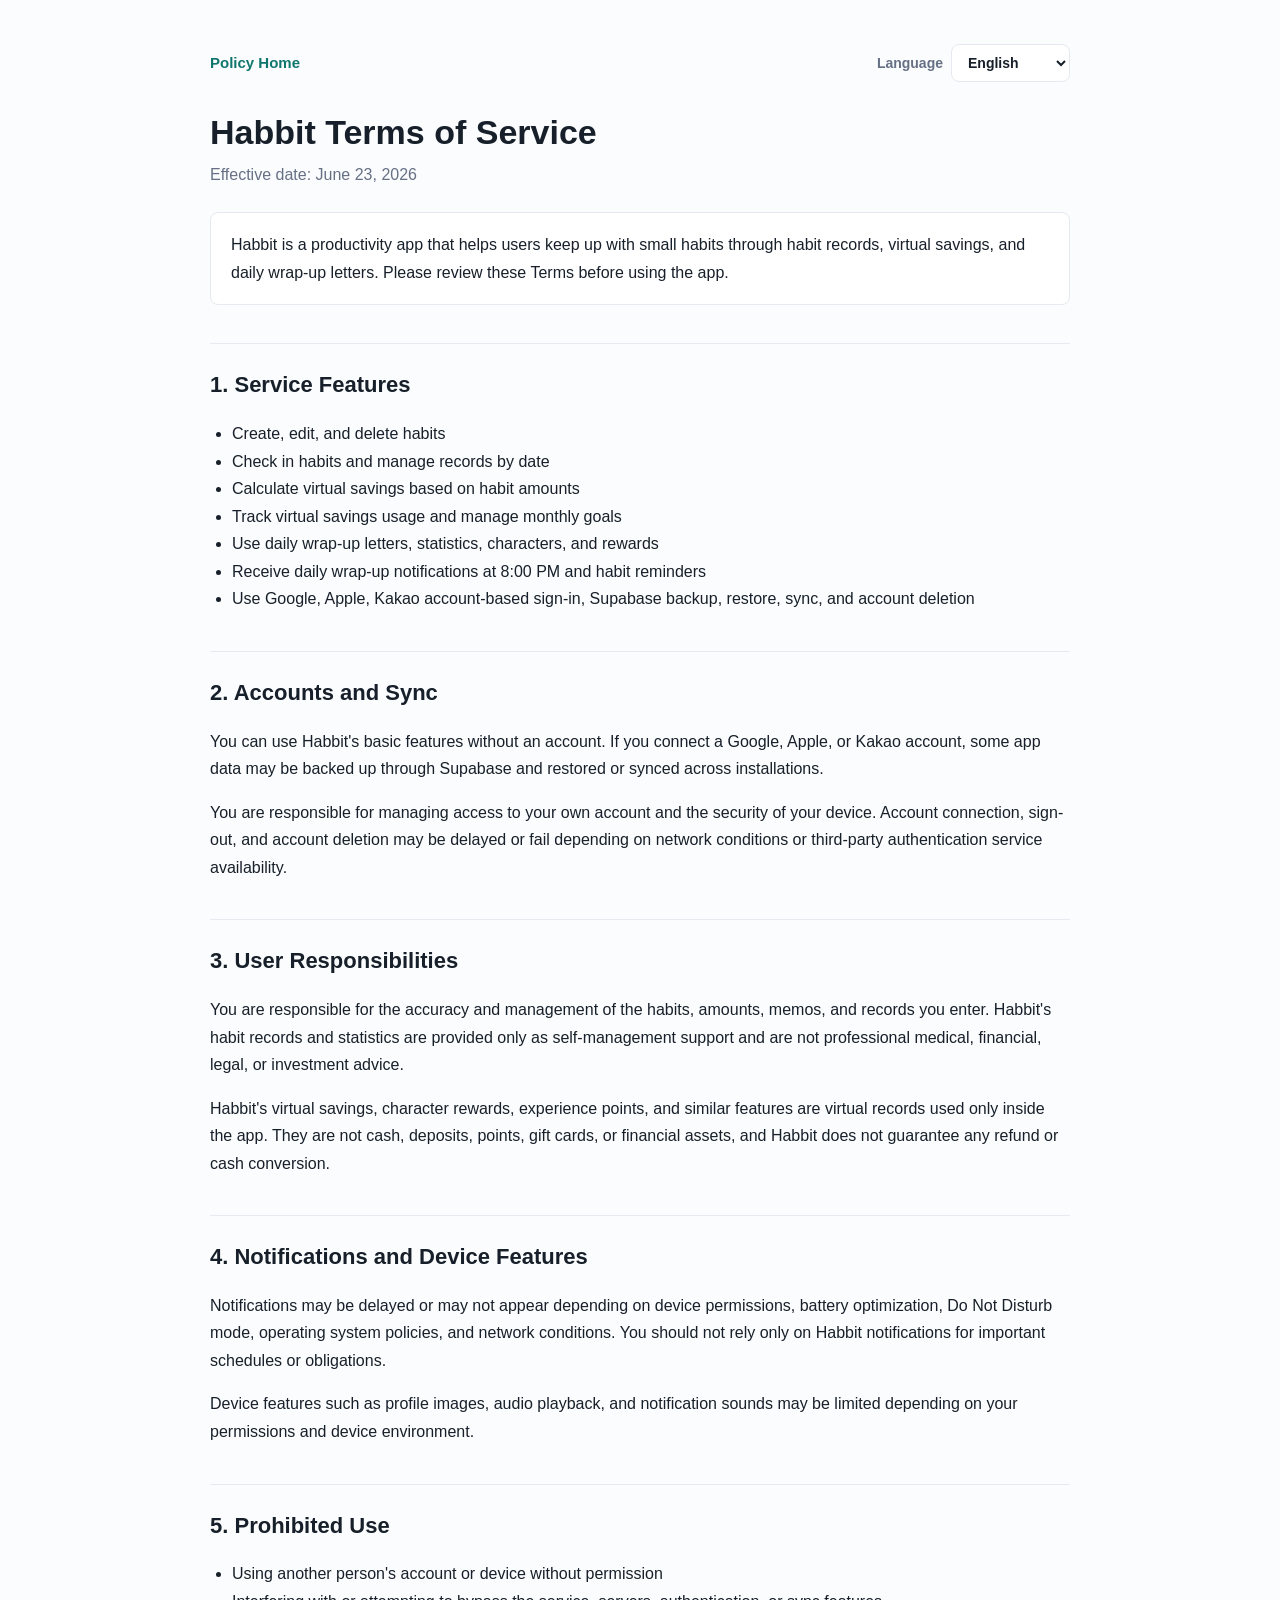
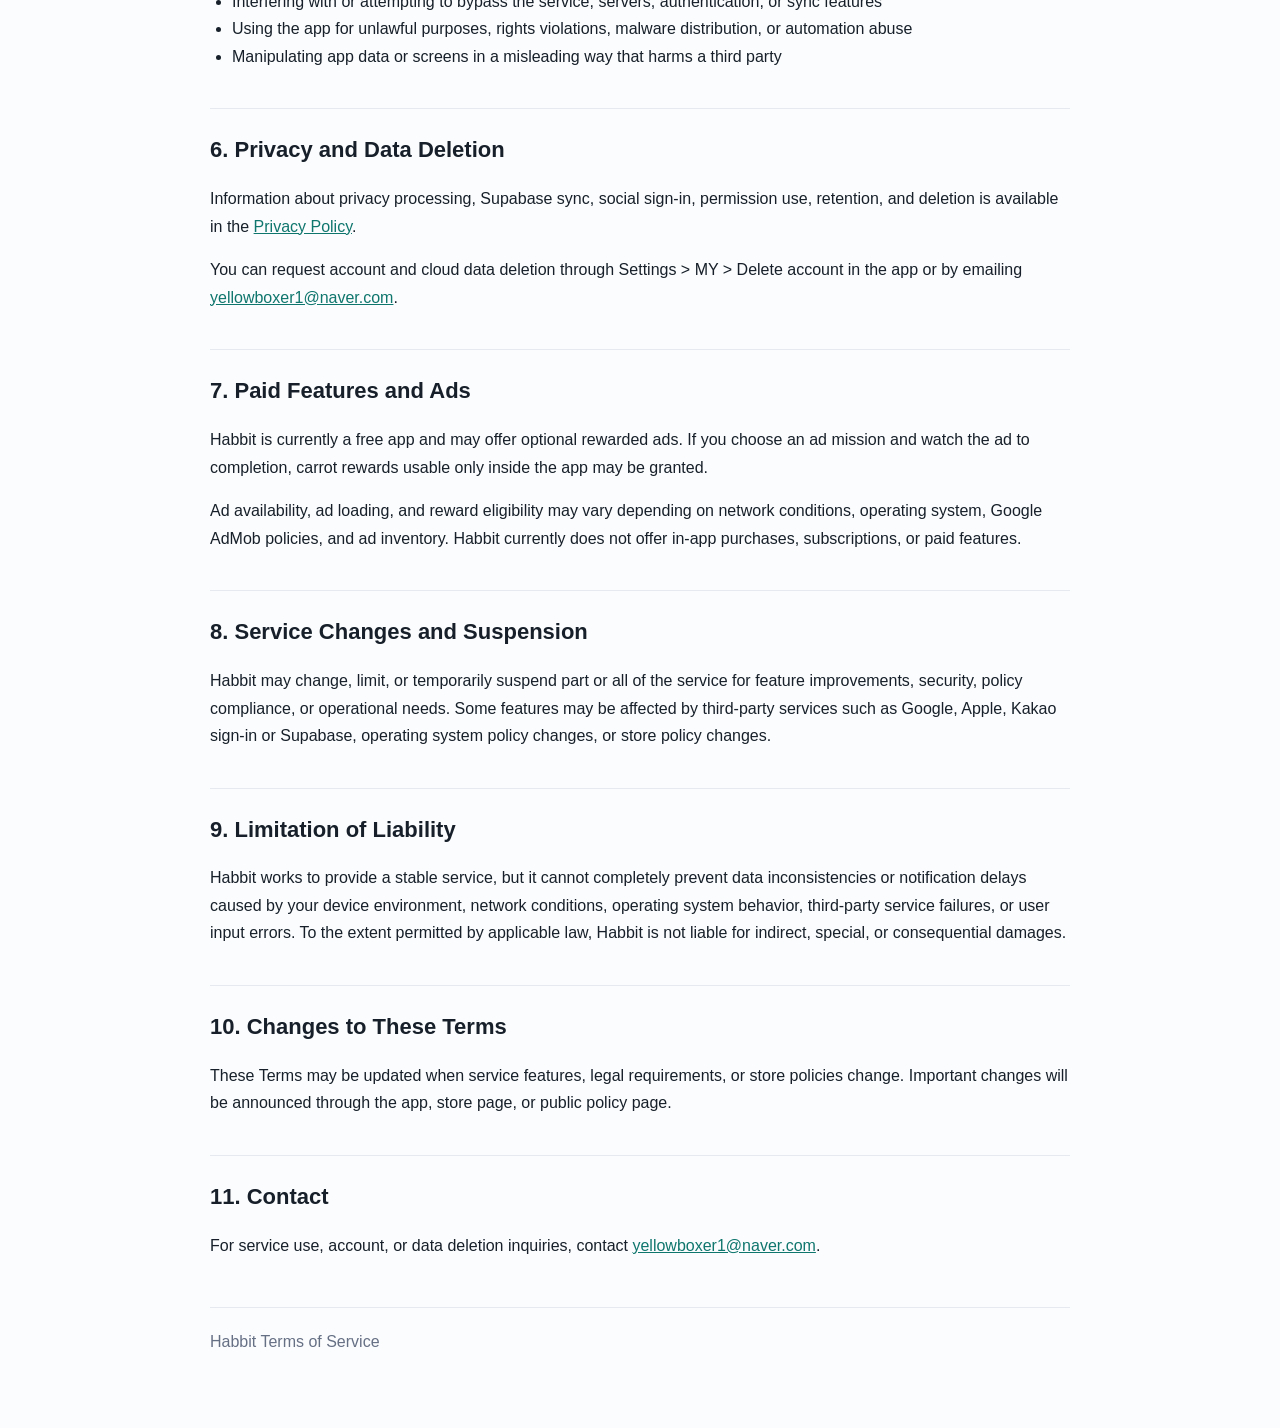
<file: terms/index.html>
<!doctype html>
<html lang="ko">
<head>
  <meta charset="utf-8">
  <meta name="viewport" content="width=device-width, initial-scale=1">
  <title>해빗 이용약관</title>
  <link rel="stylesheet" href="../assets/policy.css">
</head>
<body data-page-title-ko="해빗 이용약관" data-page-title-en="Habbit Terms of Service" data-page-title-ja="ハビラビ 利用規約">
  <main>
    <div class="policy-topbar">
      <a class="home-link" href="../" data-preserve-lang data-i18n-ko="정책 문서 홈" data-i18n-en="Policy Home" data-i18n-ja="ポリシーホーム">정책 문서 홈</a>
      <label class="language-switcher">
        <span data-i18n-ko="언어" data-i18n-en="Language" data-i18n-ja="言語">언어</span>
        <select data-language-select aria-label="Language">
          <option value="ko">한국어</option>
          <option value="en">English</option>
          <option value="ja">日本語</option>
        </select>
      </label>
    </div>

    <section data-lang-content="ko">
      <h1>해빗 이용약관</h1>
      <p class="meta">시행일: 2026년 6월 23일</p>
      <p class="lead">해빗은 사용자가 작은 습관을 기록하고, 가상의 적립금과 하루 마감 편지로 자기관리를 이어갈 수 있도록 돕는 생산성 앱입니다. 앱을 이용하기 전에 아래 내용을 확인해주세요.</p>

      <h2>1. 서비스 내용</h2>
      <ul>
        <li>습관 등록, 수정, 삭제</li>
        <li>습관 체크인과 날짜별 기록 관리</li>
        <li>습관 금액을 기준으로 한 가상 적립금 계산</li>
        <li>적립금 사용 기록과 월 목표 관리</li>
        <li>하루 마감 편지, 통계, 캐릭터 및 보상 기능</li>
        <li>매일 오후 8시 하루 마감 알림과 습관 리마인더</li>
        <li>Google, Apple, Kakao 계정 기반 로그인, Supabase 백업, 복원, 동기화, 계정 삭제</li>
      </ul>

      <h2>2. 계정과 동기화</h2>
      <p>해빗은 계정 없이도 기본 기능을 사용할 수 있습니다. Google, Apple 또는 Kakao 계정을 연결하면 Supabase를 통해 일부 앱 데이터를 백업하고 여러 설치 환경에서 복원 또는 동기화할 수 있습니다.</p>
      <p>사용자는 본인의 계정 접근 권한과 기기 보안을 스스로 관리해야 합니다. 계정 연결, 로그아웃, 계정 삭제 과정에서 네트워크 또는 외부 인증 서비스 상태에 따라 처리가 지연되거나 실패할 수 있습니다.</p>

      <h2>3. 사용자 책임</h2>
      <p>사용자는 본인이 입력한 습관, 금액, 메모, 기록 내용의 정확성과 관리 책임을 가집니다. 해빗의 습관 기록과 통계는 자기관리 보조 목적의 정보이며, 전문적인 의료, 금융, 법률, 투자 조언으로 제공되지 않습니다.</p>
      <p>해빗의 적립금, 캐릭터 보상, 경험치 등은 앱 안에서만 사용되는 가상 기록입니다. 실제 현금, 예금, 포인트, 상품권, 금융 자산이 아니며 환급 또는 현금화를 보장하지 않습니다.</p>

      <h2>4. 알림과 기기 기능</h2>
      <p>알림은 기기 권한, 배터리 최적화, 방해 금지 모드, 운영체제 정책, 네트워크 상태에 따라 지연되거나 표시되지 않을 수 있습니다. 사용자는 중요한 일정이나 의무를 해빗 알림에만 의존하지 않아야 합니다.</p>
      <p>프로필 이미지, 오디오 재생, 알림음 등 기기 기능은 사용자의 권한 허용과 기기 환경에 따라 제한될 수 있습니다.</p>

      <h2>5. 금지되는 이용</h2>
      <ul>
        <li>다른 사람의 계정 또는 기기를 무단으로 사용하는 행위</li>
        <li>서비스, 서버, 인증, 동기화 기능을 방해하거나 우회하려는 행위</li>
        <li>앱을 불법적 목적, 권리 침해, 악성 코드 배포, 자동화 남용에 사용하는 행위</li>
        <li>앱 데이터 또는 화면을 오해를 일으키는 방식으로 조작해 제3자에게 피해를 주는 행위</li>
      </ul>

      <h2>6. 개인정보와 데이터 삭제</h2>
      <p>개인정보 처리, Supabase 동기화, 소셜 로그인, 권한 사용, 보관 및 삭제에 관한 내용은 <a href="../privacy/" data-preserve-lang>개인정보 처리방침</a>에서 확인할 수 있습니다.</p>
      <p>사용자는 앱 내 설정 &gt; MY &gt; 계정 삭제 또는 <a href="mailto:yellowboxer1@naver.com">yellowboxer1@naver.com</a> 이메일을 통해 계정 및 클라우드 데이터 삭제를 요청할 수 있습니다.</p>

      <h2>7. 유료 기능과 광고</h2>
      <p>현재 해빗은 무료 앱이며 선택형 보상형 광고를 제공할 수 있습니다. 사용자가 광고 미션을 선택해 광고를 끝까지 시청하면 앱 안에서만 사용할 수 있는 당근 보상이 지급될 수 있습니다.</p>
      <p>광고 노출 여부, 광고 로딩, 보상 지급 가능 여부는 네트워크 상태, 운영체제, Google AdMob 정책과 광고 재고 상태에 따라 달라질 수 있습니다. 현재 해빗은 인앱 결제, 구독, 유료 기능을 제공하지 않습니다.</p>

      <h2>8. 서비스 변경 및 중단</h2>
      <p>해빗은 기능 개선, 보안, 정책 준수, 운영상 필요에 따라 서비스의 일부 또는 전부를 변경, 제한, 일시 중단할 수 있습니다. 외부 서비스인 Google, Apple, Kakao 로그인 또는 Supabase 장애, 운영체제 정책 변경, 스토어 정책 변경에 따라 일부 기능이 영향을 받을 수 있습니다.</p>

      <h2>9. 책임의 제한</h2>
      <p>해빗은 안정적인 서비스를 제공하기 위해 노력하지만, 사용자의 기기 환경, 네트워크, 운영체제, 외부 서비스 장애, 사용자의 입력 오류로 발생하는 데이터 불일치나 알림 지연을 완전히 방지할 수 없습니다. 법령상 허용되는 범위에서 해빗은 간접 손해, 특별 손해, 결과 손해에 대해 책임을 지지 않습니다.</p>

      <h2>10. 약관 변경</h2>
      <p>서비스 기능, 법적 요구사항, 스토어 정책이 변경되는 경우 약관이 수정될 수 있습니다. 중요한 변경은 앱, 스토어 페이지 또는 공개 정책 페이지를 통해 안내합니다.</p>

      <h2>11. 문의</h2>
      <p>서비스 이용, 계정, 데이터 삭제 문의는 <a href="mailto:yellowboxer1@naver.com">yellowboxer1@naver.com</a>으로 문의할 수 있습니다.</p>
      <footer>Habbit Terms of Service</footer>
    </section>

    <section data-lang-content="en">
      <h1>Habbit Terms of Service</h1>
      <p class="meta">Effective date: June 23, 2026</p>
      <p class="lead">Habbit is a productivity app that helps users keep up with small habits through habit records, virtual savings, and daily wrap-up letters. Please review these Terms before using the app.</p>

      <h2>1. Service Features</h2>
      <ul>
        <li>Create, edit, and delete habits</li>
        <li>Check in habits and manage records by date</li>
        <li>Calculate virtual savings based on habit amounts</li>
        <li>Track virtual savings usage and manage monthly goals</li>
        <li>Use daily wrap-up letters, statistics, characters, and rewards</li>
        <li>Receive daily wrap-up notifications at 8:00 PM and habit reminders</li>
        <li>Use Google, Apple, Kakao account-based sign-in, Supabase backup, restore, sync, and account deletion</li>
      </ul>

      <h2>2. Accounts and Sync</h2>
      <p>You can use Habbit's basic features without an account. If you connect a Google, Apple, or Kakao account, some app data may be backed up through Supabase and restored or synced across installations.</p>
      <p>You are responsible for managing access to your own account and the security of your device. Account connection, sign-out, and account deletion may be delayed or fail depending on network conditions or third-party authentication service availability.</p>

      <h2>3. User Responsibilities</h2>
      <p>You are responsible for the accuracy and management of the habits, amounts, memos, and records you enter. Habbit's habit records and statistics are provided only as self-management support and are not professional medical, financial, legal, or investment advice.</p>
      <p>Habbit's virtual savings, character rewards, experience points, and similar features are virtual records used only inside the app. They are not cash, deposits, points, gift cards, or financial assets, and Habbit does not guarantee any refund or cash conversion.</p>

      <h2>4. Notifications and Device Features</h2>
      <p>Notifications may be delayed or may not appear depending on device permissions, battery optimization, Do Not Disturb mode, operating system policies, and network conditions. You should not rely only on Habbit notifications for important schedules or obligations.</p>
      <p>Device features such as profile images, audio playback, and notification sounds may be limited depending on your permissions and device environment.</p>

      <h2>5. Prohibited Use</h2>
      <ul>
        <li>Using another person's account or device without permission</li>
        <li>Interfering with or attempting to bypass the service, servers, authentication, or sync features</li>
        <li>Using the app for unlawful purposes, rights violations, malware distribution, or automation abuse</li>
        <li>Manipulating app data or screens in a misleading way that harms a third party</li>
      </ul>

      <h2>6. Privacy and Data Deletion</h2>
      <p>Information about privacy processing, Supabase sync, social sign-in, permission use, retention, and deletion is available in the <a href="../privacy/" data-preserve-lang>Privacy Policy</a>.</p>
      <p>You can request account and cloud data deletion through Settings &gt; MY &gt; Delete account in the app or by emailing <a href="mailto:yellowboxer1@naver.com">yellowboxer1@naver.com</a>.</p>

      <h2>7. Paid Features and Ads</h2>
      <p>Habbit is currently a free app and may offer optional rewarded ads. If you choose an ad mission and watch the ad to completion, carrot rewards usable only inside the app may be granted.</p>
      <p>Ad availability, ad loading, and reward eligibility may vary depending on network conditions, operating system, Google AdMob policies, and ad inventory. Habbit currently does not offer in-app purchases, subscriptions, or paid features.</p>

      <h2>8. Service Changes and Suspension</h2>
      <p>Habbit may change, limit, or temporarily suspend part or all of the service for feature improvements, security, policy compliance, or operational needs. Some features may be affected by third-party services such as Google, Apple, Kakao sign-in or Supabase, operating system policy changes, or store policy changes.</p>

      <h2>9. Limitation of Liability</h2>
      <p>Habbit works to provide a stable service, but it cannot completely prevent data inconsistencies or notification delays caused by your device environment, network conditions, operating system behavior, third-party service failures, or user input errors. To the extent permitted by applicable law, Habbit is not liable for indirect, special, or consequential damages.</p>

      <h2>10. Changes to These Terms</h2>
      <p>These Terms may be updated when service features, legal requirements, or store policies change. Important changes will be announced through the app, store page, or public policy page.</p>

      <h2>11. Contact</h2>
      <p>For service use, account, or data deletion inquiries, contact <a href="mailto:yellowboxer1@naver.com">yellowboxer1@naver.com</a>.</p>
      <footer>Habbit Terms of Service</footer>
    </section>
    <section data-lang-content="ja">
      <h1>利用規約</h1>
      <p class="meta">施行日: 2026年8月5日</p>
      <p class="lead">ハビラビは、小さな習慣を記録し、アプリ内の仮想貯金と一日の締めくくりレターでセルフケアを続けられるようサポートする生産性アプリです。</p>
      <h2>1. サービス内容</h2>
      <p>ハビラビは、習慣の登録、チェックイン、仮想貯金の計算と使用記録、月間目標、毎日の手紙、統計、キャラクターと報酬、通知、ラウンジのランキングとコミュニティ、ソーシャルアカウントによるバックアップと復元機能を提供します。</p>
      <h2>2. アカウントと同期</h2>
      <p>アカウントなしでも基本機能を利用できます。Google、Apple、Kakaoのアカウントを連携すると、Supabaseを通じてアプリデータをバックアップ・復元できます。</p>
      <p>ラウンジではソーシャルログインは不要で、既存のアプリ内ニックネームとキャラクターを使用します。ログイン中はアカウントごとのプロフィールを、未ログインの場合は端末ごとのゲストセッションを使用します。ログイン時に所有権を確認したゲスト記録を統合します。未連携のゲストは、アプリの削除や機種変更後に以前の活動の所有権を自動復元できない場合があります。</p>
      <p>アカウント連携、ログアウト、アカウント削除は、ネットワークや外部認証サービスの状態により、遅延または失敗する場合があります。</p>
      <h2>3. 利用者の責任</h2>
      <p>利用者は、自ら入力した習慣、金額、メモ、記録内容の正確性と管理に責任を負います。</p>
      <p>ラウンジでは他の利用者を尊重し、個人情報、広告、リンク、差別的・嫌がらせ・違法・権利侵害にあたるコンテンツを投稿してはなりません。不適切なコンテンツの通報や投稿者のブロックが可能です。運営者は安全とポリシー遵守のため、コンテンツを制限・削除する場合があります。</p>
      <p>ハビラビの記録と統計は自己管理を補助するためのものであり、医療、金融、法律、投資に関する助言ではありません。仮想貯金とキャラクター報酬はアプリ内でのみ使用する仮想の記録であり、換金、返金、金銭との交換の対象ではありません。</p>
      <h2>4. 通知と端末機能</h2>
      <p>通知は、端末の権限、バッテリー最適化、おやすみモード、OSのポリシー、ネットワークの状態により、遅延したり表示されなかったりする場合があります。</p>
      <p>プロフィール画像、音声再生、通知音などの端末機能は、権限の許可状況や端末環境により制限される場合があります。</p>
      <h2>5. 禁止事項</h2>
      <p>他人のアカウントや端末を無断で使用すること、サービスやサーバーを妨害すること、認証・同期機能を迂回すること、違法な目的や権利侵害のためにアプリを使用することを禁止します。</p>
      <h2>6. プライバシーと削除</h2>
      <p>個人情報の取り扱い、Googleログイン、Supabase同期、権限の利用、保管と削除については、プライバシーポリシーをご確認ください。</p>
      <p>アカウントとクラウドデータの削除は、アプリ内の「設定 &gt; MY &gt; アカウントを削除」、または<a href="mailto:yellowboxer1@naver.com">yellowboxer1@naver.com</a>へのメールで依頼できます。</p>
      <h2>7. 有料機能と広告</h2>
      <p>ハビラビは現在無料のアプリで、任意の報酬付き広告を提供する場合があります。利用者が広告ミッションを選択して広告を最後まで視聴すると、アプリ内でのみ使用できるにんじん報酬が付与される場合があります。</p>
      <p>広告の表示、読み込み、報酬の付与可否は、ネットワーク、OS、Google AdMobのポリシー、広告在庫の状態によって異なる場合があります。現在、アプリ内課金、サブスクリプション、有料機能は提供していません。</p>
      <h2>8. サービスの変更と責任の制限</h2>
      <p>機能改善、セキュリティ、ポリシー遵守、運営上の必要に応じて、サービスの一部を変更、制限、一時停止する場合があります。</p>
      <p>安定したサービスの提供に努めていますが、利用者の端末環境、ネットワーク、OS、外部サービスの障害、入力ミスによるデータの不整合や通知の遅延を完全に防ぐことはできません。</p>
      <h2>9. お問い合わせ</h2>
      <p>サービスの利用、アカウント、データ削除に関するお問い合わせは、<a href="mailto:yellowboxer1@naver.com">yellowboxer1@naver.com</a>までご連絡ください。</p>
      <footer>公表日および施行日: 2026年8月5日 · Habbit プライバシーポリシー</footer>
    </section>
  </main>
  <script src="../assets/policy-language.js"></script>
</body>
</html>
</file>
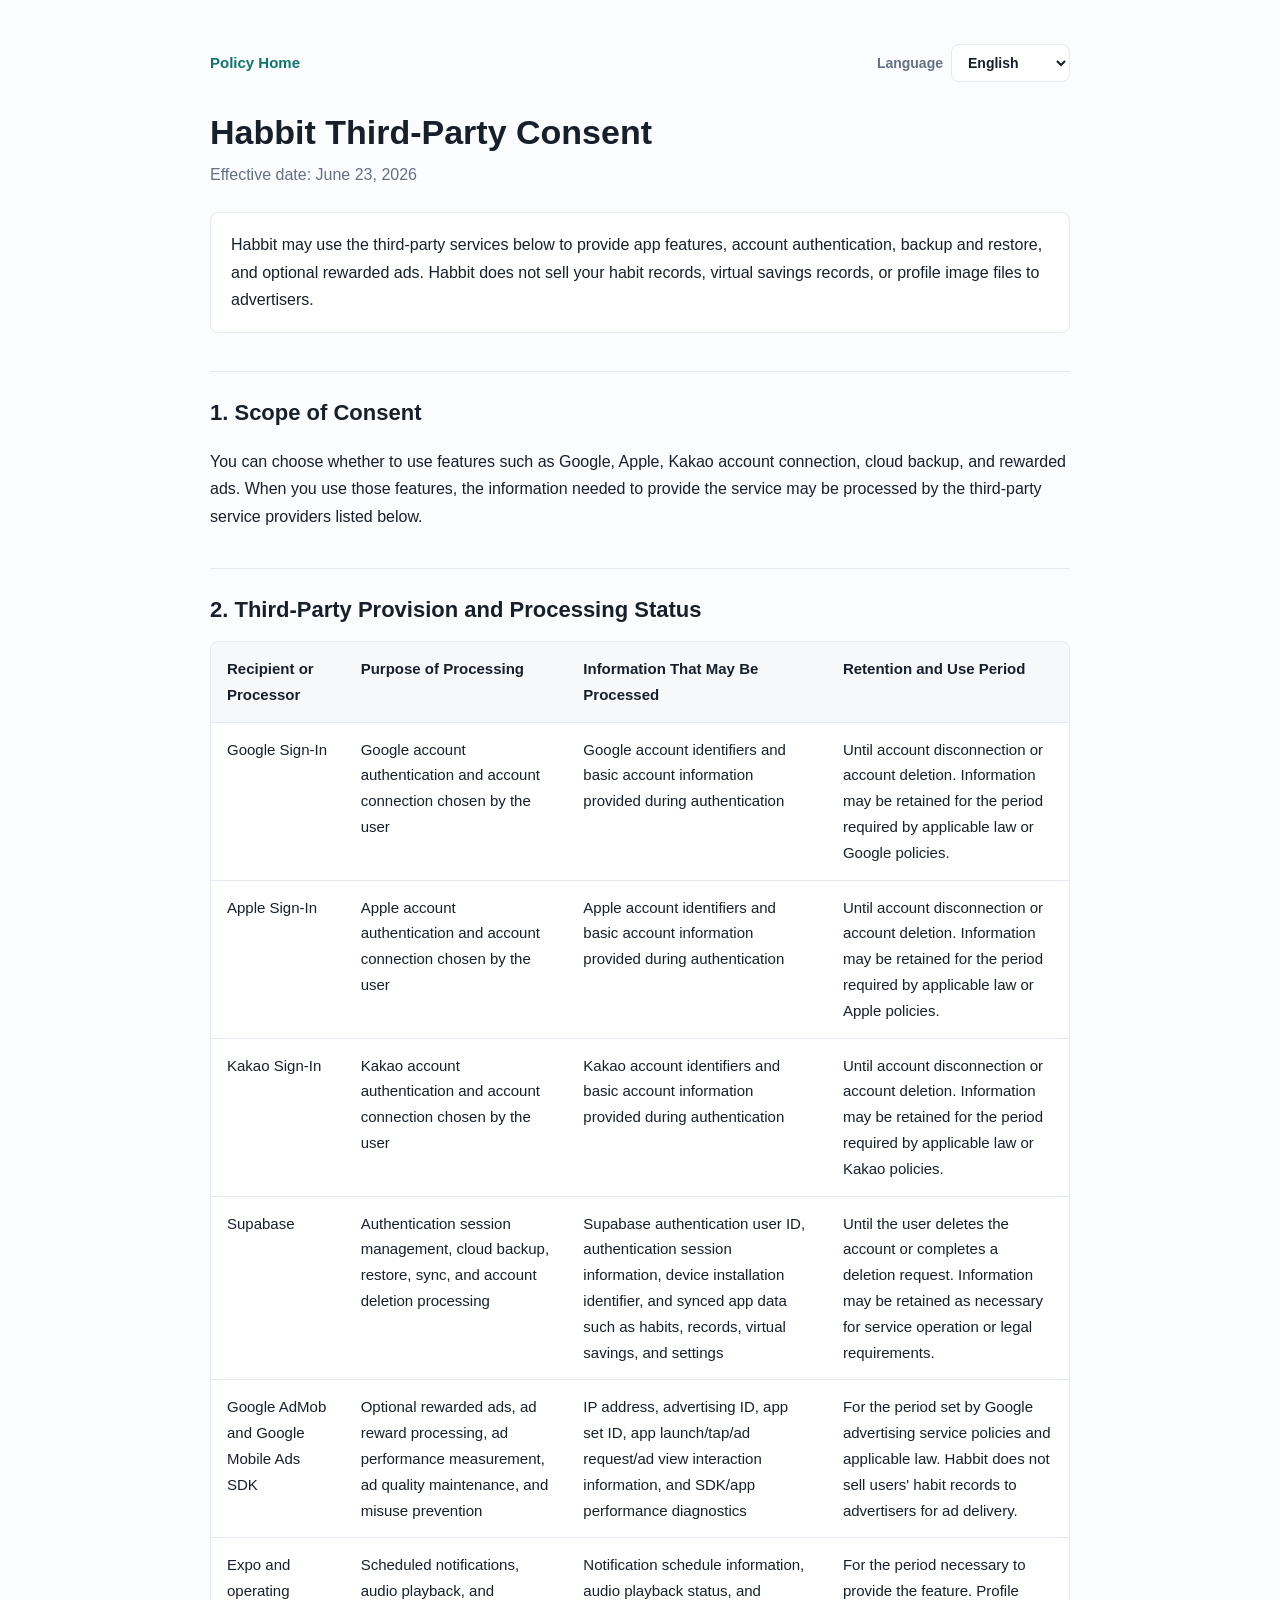
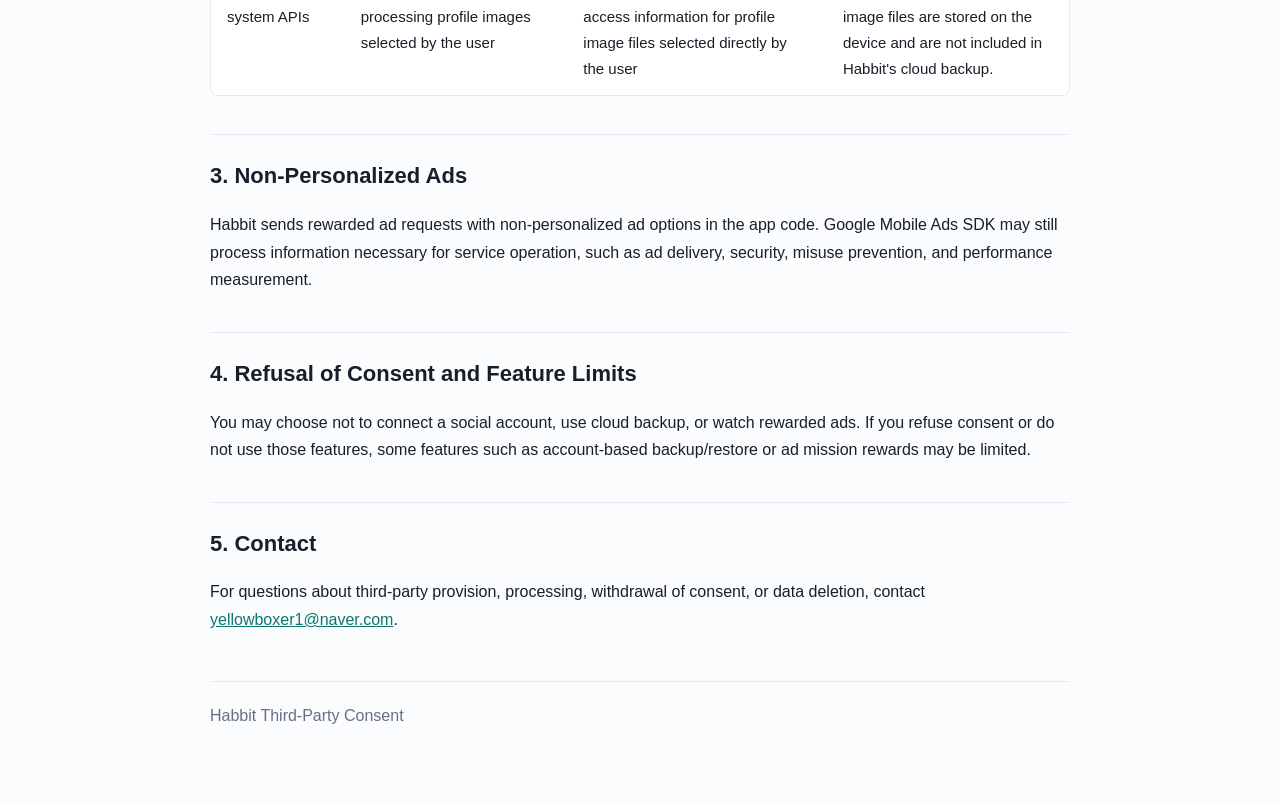
<file: third-party-consent/index.html>
<!doctype html>
<html lang="ko">
<head>
  <meta charset="utf-8">
  <meta name="viewport" content="width=device-width, initial-scale=1">
  <title>해빗 개인정보 제3자 제공 및 처리위탁 동의</title>
  <link rel="stylesheet" href="../assets/policy.css">
</head>
<body data-page-title-ko="해빗 개인정보 제3자 제공 및 처리위탁 동의" data-page-title-en="Habbit Third-Party Consent" data-page-title-ja="ハビラビ 個人情報の第三者提供・委託処理への同意">
  <main>
    <div class="policy-topbar">
      <a class="home-link" href="../" data-preserve-lang data-i18n-ko="정책 문서 홈" data-i18n-en="Policy Home" data-i18n-ja="ポリシーホーム">정책 문서 홈</a>
      <label class="language-switcher">
        <span data-i18n-ko="언어" data-i18n-en="Language" data-i18n-ja="言語">언어</span>
        <select data-language-select aria-label="Language">
          <option value="ko">한국어</option>
          <option value="en">English</option>
          <option value="ja">日本語</option>
        </select>
      </label>
    </div>

    <section data-lang-content="ko">
      <h1>해빗 개인정보 제3자 제공 및 처리위탁 동의</h1>
      <p class="meta">시행일: 2026년 6월 23일</p>
      <p class="lead">해빗은 앱 기능 제공, 계정 인증, 백업 및 복원, 선택형 보상형 광고 제공을 위해 아래 외부 서비스를 사용할 수 있습니다. 해빗은 사용자의 습관 기록, 적립 기록, 프로필 이미지 파일을 광고주에게 판매하지 않습니다.</p>

      <h2>1. 동의 대상</h2>
      <p>사용자는 Google, Apple, Kakao 계정 연결, 클라우드 백업, 보상형 광고 시청 등 해당 기능을 선택적으로 이용할 수 있습니다. 각 기능을 이용하는 경우 서비스 제공에 필요한 정보가 아래 외부 서비스 제공자에게 처리될 수 있습니다.</p>

      <h2>2. 제3자 제공 및 처리위탁 현황</h2>
      <div class="table-wrap">
        <table>
          <thead>
            <tr>
              <th>제공받는 자 또는 수탁자</th>
              <th>처리 목적</th>
              <th>처리될 수 있는 정보</th>
              <th>보유 및 이용 기간</th>
            </tr>
          </thead>
          <tbody>
            <tr>
              <td>Google 로그인</td>
              <td>사용자가 선택한 Google 계정 인증, 계정 연결</td>
              <td>Google 계정 식별 정보, 인증 과정에서 제공되는 기본 계정 정보</td>
              <td>계정 연결 해제 또는 계정 삭제 시까지. 단, 관계 법령 또는 Google 정책에 따라 필요한 기간 보관될 수 있음</td>
            </tr>
            <tr>
              <td>Apple 로그인</td>
              <td>사용자가 선택한 Apple 계정 인증, 계정 연결</td>
              <td>Apple 계정 식별 정보, 인증 과정에서 제공되는 기본 계정 정보</td>
              <td>계정 연결 해제 또는 계정 삭제 시까지. 단, 관계 법령 또는 Apple 정책에 따라 필요한 기간 보관될 수 있음</td>
            </tr>
            <tr>
              <td>Kakao 로그인</td>
              <td>사용자가 선택한 Kakao 계정 인증, 계정 연결</td>
              <td>Kakao 계정 식별 정보, 인증 과정에서 제공되는 기본 계정 정보</td>
              <td>계정 연결 해제 또는 계정 삭제 시까지. 단, 관계 법령 또는 Kakao 정책에 따라 필요한 기간 보관될 수 있음</td>
            </tr>
            <tr>
              <td>Supabase</td>
              <td>인증 세션 관리, 클라우드 백업, 복원, 동기화, 계정 삭제 처리</td>
              <td>Supabase 인증 사용자 ID, 인증 세션 정보, 기기 설치 식별자, 습관/기록/적립/설정 등 동기화 대상 앱 데이터</td>
              <td>사용자가 계정을 삭제하거나 삭제 요청을 완료할 때까지. 단, 서비스 운영 및 법령상 필요한 범위에서 보관될 수 있음</td>
            </tr>
            <tr>
              <td>Google AdMob 및 Google Mobile Ads SDK</td>
              <td>선택형 보상형 광고 제공, 광고 보상 처리, 광고 성과 측정, 광고 품질 유지, 부정 사용 방지</td>
              <td>IP 주소, 광고 식별자, 앱 세트 ID, 앱 실행/탭/광고 요청/광고 시청 등 상호작용 정보, SDK 및 앱 성능 관련 진단 정보</td>
              <td>Google 광고 서비스 정책 및 관련 법령에 따른 기간. 해빗은 광고 제공을 위해 사용자의 습관 기록을 광고주에게 판매하지 않음</td>
            </tr>
            <tr>
              <td>Expo 및 운영체제 API</td>
              <td>알림 예약, 오디오 재생, 사용자가 선택한 프로필 이미지 처리</td>
              <td>알림 예약 정보, 오디오 재생 상태, 사용자가 직접 선택한 프로필 이미지 파일 접근 정보</td>
              <td>기능 제공에 필요한 기간. 프로필 이미지 파일은 기기에 저장되며 해빗의 클라우드 백업 대상에 포함하지 않음</td>
            </tr>
          </tbody>
        </table>
      </div>

      <h2>3. 비개인 맞춤 광고</h2>
      <p>해빗의 보상형 광고 요청은 앱 코드에서 비개인 맞춤 광고 옵션으로 전송합니다. 다만 Google Mobile Ads SDK는 광고 제공, 보안, 부정 사용 방지, 성과 측정 등 서비스 운영에 필요한 정보를 처리할 수 있습니다.</p>

      <h2>4. 동의 거부 및 기능 제한</h2>
      <p>사용자는 소셜 계정 연결, 클라우드 백업, 보상형 광고 시청을 선택하지 않을 수 있습니다. 다만 동의를 거부하거나 해당 기능을 사용하지 않는 경우 계정 기반 백업/복원, 광고 미션 보상 등 일부 기능 이용이 제한될 수 있습니다.</p>

      <h2>5. 문의</h2>
      <p>개인정보 제3자 제공, 처리위탁, 동의 철회 또는 데이터 삭제 요청은 <a href="mailto:yellowboxer1@naver.com">yellowboxer1@naver.com</a>으로 문의할 수 있습니다.</p>
      <footer>Habbit Third-Party Consent</footer>
    </section>

    <section data-lang-content="en">
      <h1>Habbit Third-Party Consent</h1>
      <p class="meta">Effective date: June 23, 2026</p>
      <p class="lead">Habbit may use the third-party services below to provide app features, account authentication, backup and restore, and optional rewarded ads. Habbit does not sell your habit records, virtual savings records, or profile image files to advertisers.</p>

      <h2>1. Scope of Consent</h2>
      <p>You can choose whether to use features such as Google, Apple, Kakao account connection, cloud backup, and rewarded ads. When you use those features, the information needed to provide the service may be processed by the third-party service providers listed below.</p>

      <h2>2. Third-Party Provision and Processing Status</h2>
      <div class="table-wrap">
        <table>
          <thead>
            <tr>
              <th>Recipient or Processor</th>
              <th>Purpose of Processing</th>
              <th>Information That May Be Processed</th>
              <th>Retention and Use Period</th>
            </tr>
          </thead>
          <tbody>
            <tr>
              <td>Google Sign-In</td>
              <td>Google account authentication and account connection chosen by the user</td>
              <td>Google account identifiers and basic account information provided during authentication</td>
              <td>Until account disconnection or account deletion. Information may be retained for the period required by applicable law or Google policies.</td>
            </tr>
            <tr>
              <td>Apple Sign-In</td>
              <td>Apple account authentication and account connection chosen by the user</td>
              <td>Apple account identifiers and basic account information provided during authentication</td>
              <td>Until account disconnection or account deletion. Information may be retained for the period required by applicable law or Apple policies.</td>
            </tr>
            <tr>
              <td>Kakao Sign-In</td>
              <td>Kakao account authentication and account connection chosen by the user</td>
              <td>Kakao account identifiers and basic account information provided during authentication</td>
              <td>Until account disconnection or account deletion. Information may be retained for the period required by applicable law or Kakao policies.</td>
            </tr>
            <tr>
              <td>Supabase</td>
              <td>Authentication session management, cloud backup, restore, sync, and account deletion processing</td>
              <td>Supabase authentication user ID, authentication session information, device installation identifier, and synced app data such as habits, records, virtual savings, and settings</td>
              <td>Until the user deletes the account or completes a deletion request. Information may be retained as necessary for service operation or legal requirements.</td>
            </tr>
            <tr>
              <td>Google AdMob and Google Mobile Ads SDK</td>
              <td>Optional rewarded ads, ad reward processing, ad performance measurement, ad quality maintenance, and misuse prevention</td>
              <td>IP address, advertising ID, app set ID, app launch/tap/ad request/ad view interaction information, and SDK/app performance diagnostics</td>
              <td>For the period set by Google advertising service policies and applicable law. Habbit does not sell users' habit records to advertisers for ad delivery.</td>
            </tr>
            <tr>
              <td>Expo and operating system APIs</td>
              <td>Scheduled notifications, audio playback, and processing profile images selected by the user</td>
              <td>Notification schedule information, audio playback status, and access information for profile image files selected directly by the user</td>
              <td>For the period necessary to provide the feature. Profile image files are stored on the device and are not included in Habbit's cloud backup.</td>
            </tr>
          </tbody>
        </table>
      </div>

      <h2>3. Non-Personalized Ads</h2>
      <p>Habbit sends rewarded ad requests with non-personalized ad options in the app code. Google Mobile Ads SDK may still process information necessary for service operation, such as ad delivery, security, misuse prevention, and performance measurement.</p>

      <h2>4. Refusal of Consent and Feature Limits</h2>
      <p>You may choose not to connect a social account, use cloud backup, or watch rewarded ads. If you refuse consent or do not use those features, some features such as account-based backup/restore or ad mission rewards may be limited.</p>

      <h2>5. Contact</h2>
      <p>For questions about third-party provision, processing, withdrawal of consent, or data deletion, contact <a href="mailto:yellowboxer1@naver.com">yellowboxer1@naver.com</a>.</p>
      <footer>Habbit Third-Party Consent</footer>
    </section>
    <section data-lang-content="ja">
      <h1>ハビラビ 個人情報の第三者提供・委託処理への同意</h1>
      <p class="meta">施行日: 2026年6月23日</p>
      <p class="lead">ハビラビは、アプリ機能、アカウント認証、バックアップと復元、任意の報酬付き広告を提供するため、以下の外部サービスを利用する場合があります。習慣記録、仮想貯金の記録、プロフィール画像ファイルを広告主に販売することはありません。</p>

      <h2>1. 同意の対象</h2>
      <p>Google、Apple、Kakaoアカウントの連携、クラウドバックアップ、報酬付き広告などの機能は任意で利用できます。利用した機能の提供に必要な情報が、以下の外部サービス提供者によって取り扱われる場合があります。</p>

      <h2>2. 第三者提供・委託処理の内容</h2>
      <div class="table-wrap">
        <table>
          <thead><tr><th>提供先または委託先</th><th>処理目的</th><th>取り扱う可能性のある情報</th><th>保管・利用期間</th></tr></thead>
          <tbody>
            <tr><td>Googleログイン</td><td>利用者が選択したGoogleアカウントの認証・連携</td><td>Googleアカウント識別情報、認証時に提供される基本アカウント情報</td><td>連携解除またはアカウント削除まで。法令またはGoogleのポリシーにより必要な期間保管される場合があります。</td></tr>
            <tr><td>Appleログイン</td><td>利用者が選択したAppleアカウントの認証・連携</td><td>Appleアカウント識別情報、認証時に提供される基本アカウント情報</td><td>連携解除またはアカウント削除まで。法令またはAppleのポリシーにより必要な期間保管される場合があります。</td></tr>
            <tr><td>Kakaoログイン</td><td>利用者が選択したKakaoアカウントの認証・連携</td><td>Kakaoアカウント識別情報、認証時に提供される基本アカウント情報</td><td>連携解除またはアカウント削除まで。法令またはKakaoのポリシーにより必要な期間保管される場合があります。</td></tr>
            <tr><td>Supabase</td><td>認証セッション管理、クラウドバックアップ、復元、同期、アカウント削除</td><td>Supabase認証ユーザーID、セッション情報、端末インストール識別子、習慣・記録・仮想貯金・設定などの同期データ</td><td>アカウント削除または削除依頼の完了まで。サービス運営や法令上必要な範囲で保管される場合があります。</td></tr>
            <tr><td>Google AdMob / Google Mobile Ads SDK</td><td>任意の報酬付き広告、広告報酬処理、品質維持、不正利用防止</td><td>IPアドレス、広告識別子、アプリセットID、アプリ・広告との操作情報、SDK・アプリの診断情報</td><td>Googleの広告サービス方針と法令に基づく期間。習慣記録を広告主に販売することはありません。</td></tr>
            <tr><td>Expo・OS API</td><td>通知予約、音声再生、利用者が選択したプロフィール画像の処理</td><td>通知予約情報、音声再生状態、選択されたプロフィール画像へのアクセス情報</td><td>機能提供に必要な期間。プロフィール画像は端末に保存され、クラウドバックアップには含まれません。</td></tr>
          </tbody>
        </table>
      </div>

      <h2>3. 非パーソナライズ広告</h2>
      <p>報酬付き広告のリクエストは、アプリコードから非パーソナライズ広告の設定で送信します。Google Mobile Ads SDKは、広告配信、セキュリティ、不正利用防止、効果測定などの運営に必要な情報を取り扱う場合があります。</p>

      <h2>4. 同意拒否と機能制限</h2>
      <p>ソーシャルアカウント連携、クラウドバックアップ、報酬付き広告を利用しない選択ができます。同意しない場合や機能を利用しない場合、アカウントのバックアップ・復元や広告ミッションの報酬など一部機能が制限される場合があります。</p>

      <h2>5. お問い合わせ</h2>
      <p>第三者提供、委託処理、同意撤回、データ削除に関するお問い合わせは <a href="mailto:yellowboxer1@naver.com">yellowboxer1@naver.com</a> までご連絡ください。</p>
      <footer>ハビラビ 個人情報の第三者提供・委託処理への同意</footer>
    </section>
  </main>
  <script src="../assets/policy-language.js"></script>
</body>
</html>
</file>
<file: assets/policy.css>
:root {
  color-scheme: light;
  --ink: #17202a;
  --muted: #667085;
  --line: #e6e9ef;
  --accent: #14b8a6;
  --accent-strong: #0f766e;
  --bg: #fbfcfd;
  --surface: #ffffff;
}

* {
  box-sizing: border-box;
}

body {
  margin: 0;
  background: var(--bg);
  color: var(--ink);
  font-family: -apple-system, BlinkMacSystemFont, "Segoe UI", sans-serif;
  line-height: 1.72;
}

main {
  width: min(860px, calc(100% - 40px));
  margin: 0 auto;
  padding: 44px 0 72px;
}

a {
  color: var(--accent-strong);
}

h1 {
  margin: 0 0 8px;
  font-size: 34px;
  line-height: 1.2;
}

h2 {
  margin: 38px 0 12px;
  padding-top: 22px;
  border-top: 1px solid var(--line);
  font-size: 22px;
}

h3 {
  margin: 24px 0 10px;
  font-size: 18px;
}

p,
li {
  font-size: 16px;
}

ul,
ol {
  padding-left: 22px;
}

footer {
  margin-top: 48px;
  padding-top: 20px;
  border-top: 1px solid var(--line);
  color: var(--muted);
}

.policy-topbar {
  display: flex;
  align-items: center;
  justify-content: space-between;
  gap: 16px;
  margin-bottom: 30px;
}

.home-link {
  color: var(--accent-strong);
  font-size: 15px;
  font-weight: 700;
  text-decoration: none;
}

.home-link:hover {
  text-decoration: underline;
}

.language-switcher {
  display: inline-flex;
  align-items: center;
  gap: 8px;
  color: var(--muted);
  font-size: 14px;
  font-weight: 700;
}

.language-switcher select {
  min-width: 118px;
  height: 38px;
  padding: 0 34px 0 12px;
  border: 1px solid var(--line);
  border-radius: 8px;
  background: var(--surface);
  color: var(--ink);
  font: inherit;
}

.meta {
  color: var(--muted);
  margin: 0 0 24px;
}

.lead {
  padding: 18px 20px;
  border: 1px solid var(--line);
  border-radius: 8px;
  background: var(--surface);
}

.nav-grid {
  display: grid;
  gap: 12px;
  margin-top: 32px;
}

.nav-card {
  display: block;
  padding: 18px 20px;
  border: 1px solid var(--line);
  border-radius: 8px;
  background: var(--surface);
  color: var(--ink);
  text-decoration: none;
  font-weight: 700;
}

.nav-card span {
  display: block;
  margin-top: 3px;
  color: var(--muted);
  font-size: 14px;
  font-weight: 500;
}

.nav-card:hover {
  border-color: var(--accent);
}

.table-wrap {
  overflow-x: auto;
  border: 1px solid var(--line);
  border-radius: 8px;
  background: var(--surface);
}

table {
  width: 100%;
  min-width: 720px;
  border-collapse: collapse;
}

th,
td {
  padding: 14px 16px;
  border-bottom: 1px solid var(--line);
  text-align: left;
  vertical-align: top;
  font-size: 15px;
}

th {
  background: #f6f8fa;
  font-weight: 700;
}

tr:last-child td {
  border-bottom: 0;
}

[data-lang-content] {
  display: none;
}

[data-lang-content].is-active {
  display: block;
}

@media (max-width: 560px) {
  main {
    width: min(100% - 28px, 860px);
    padding: 30px 0 56px;
  }

  .policy-topbar {
    align-items: stretch;
    flex-direction: column;
    gap: 12px;
  }

  .language-switcher {
    justify-content: space-between;
    width: 100%;
  }

  .language-switcher select {
    flex: 0 0 150px;
  }

  h1 {
    font-size: 30px;
  }
}
</file>
